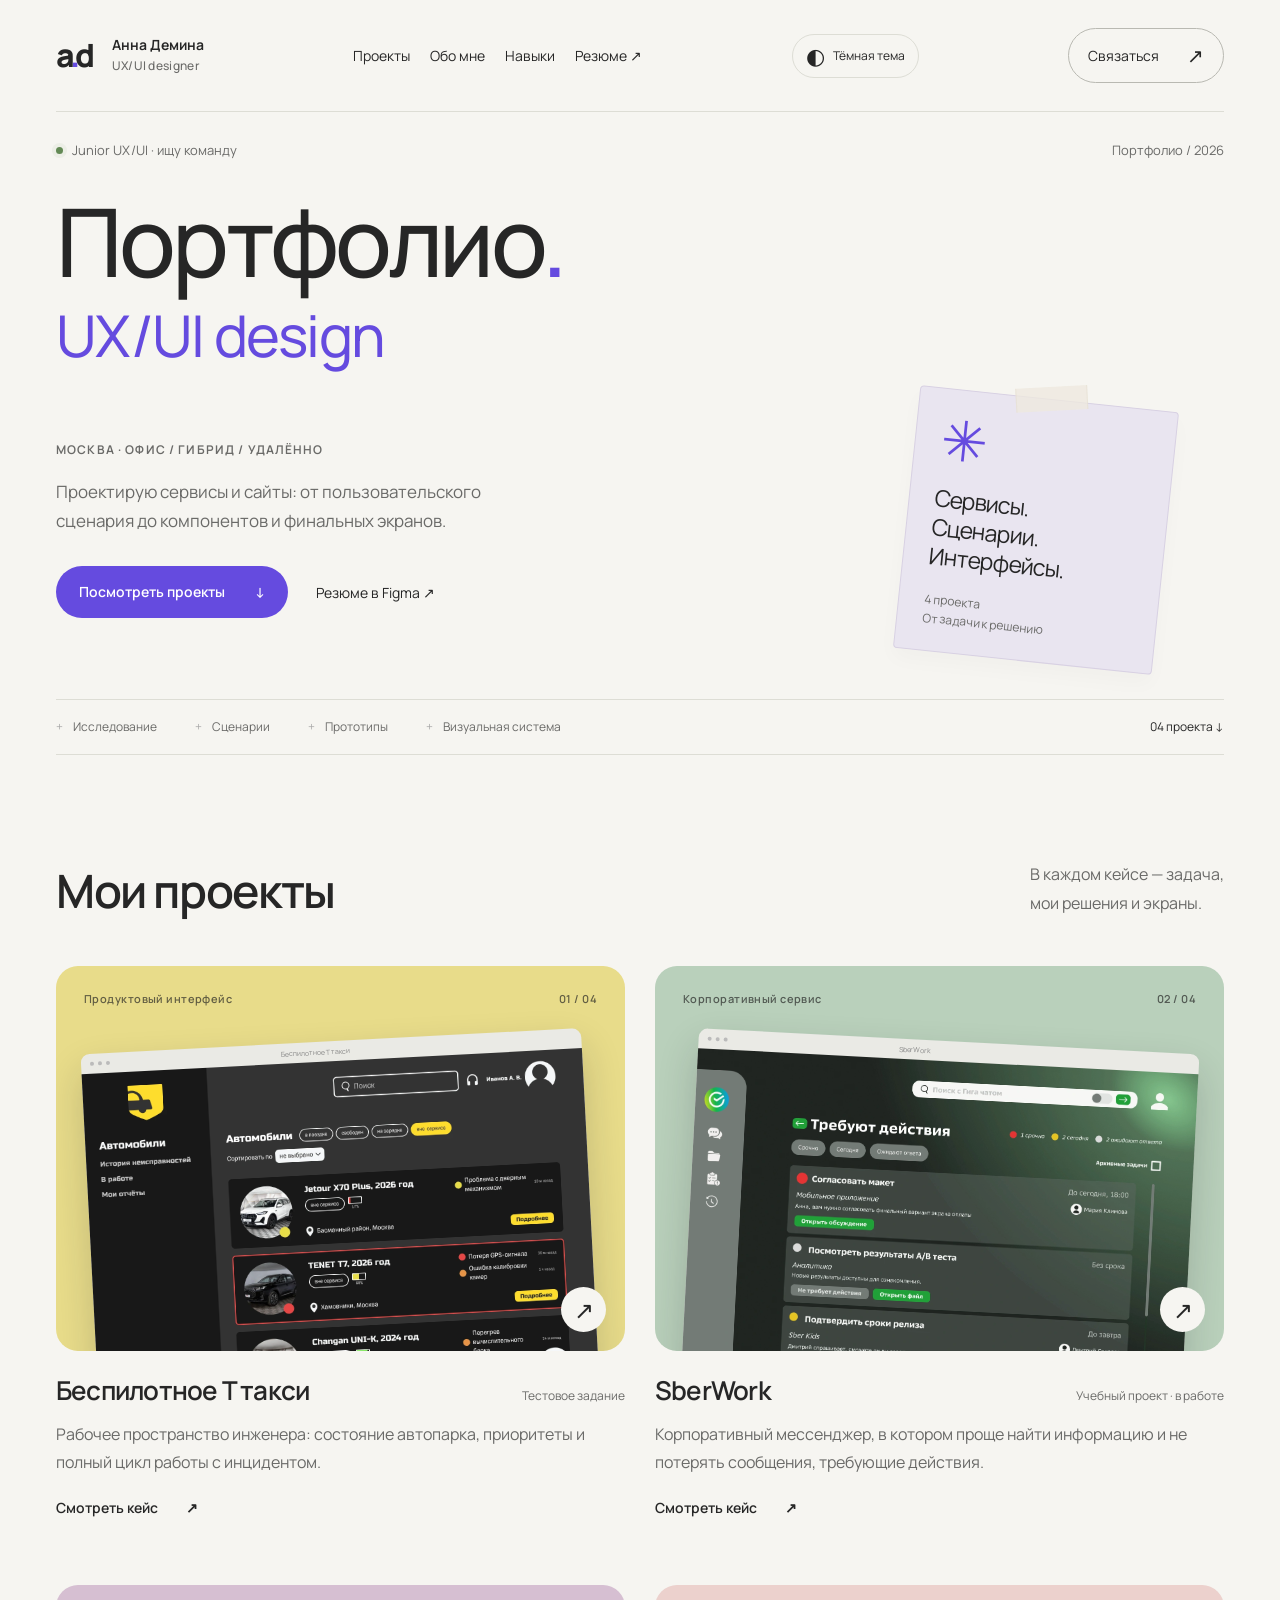
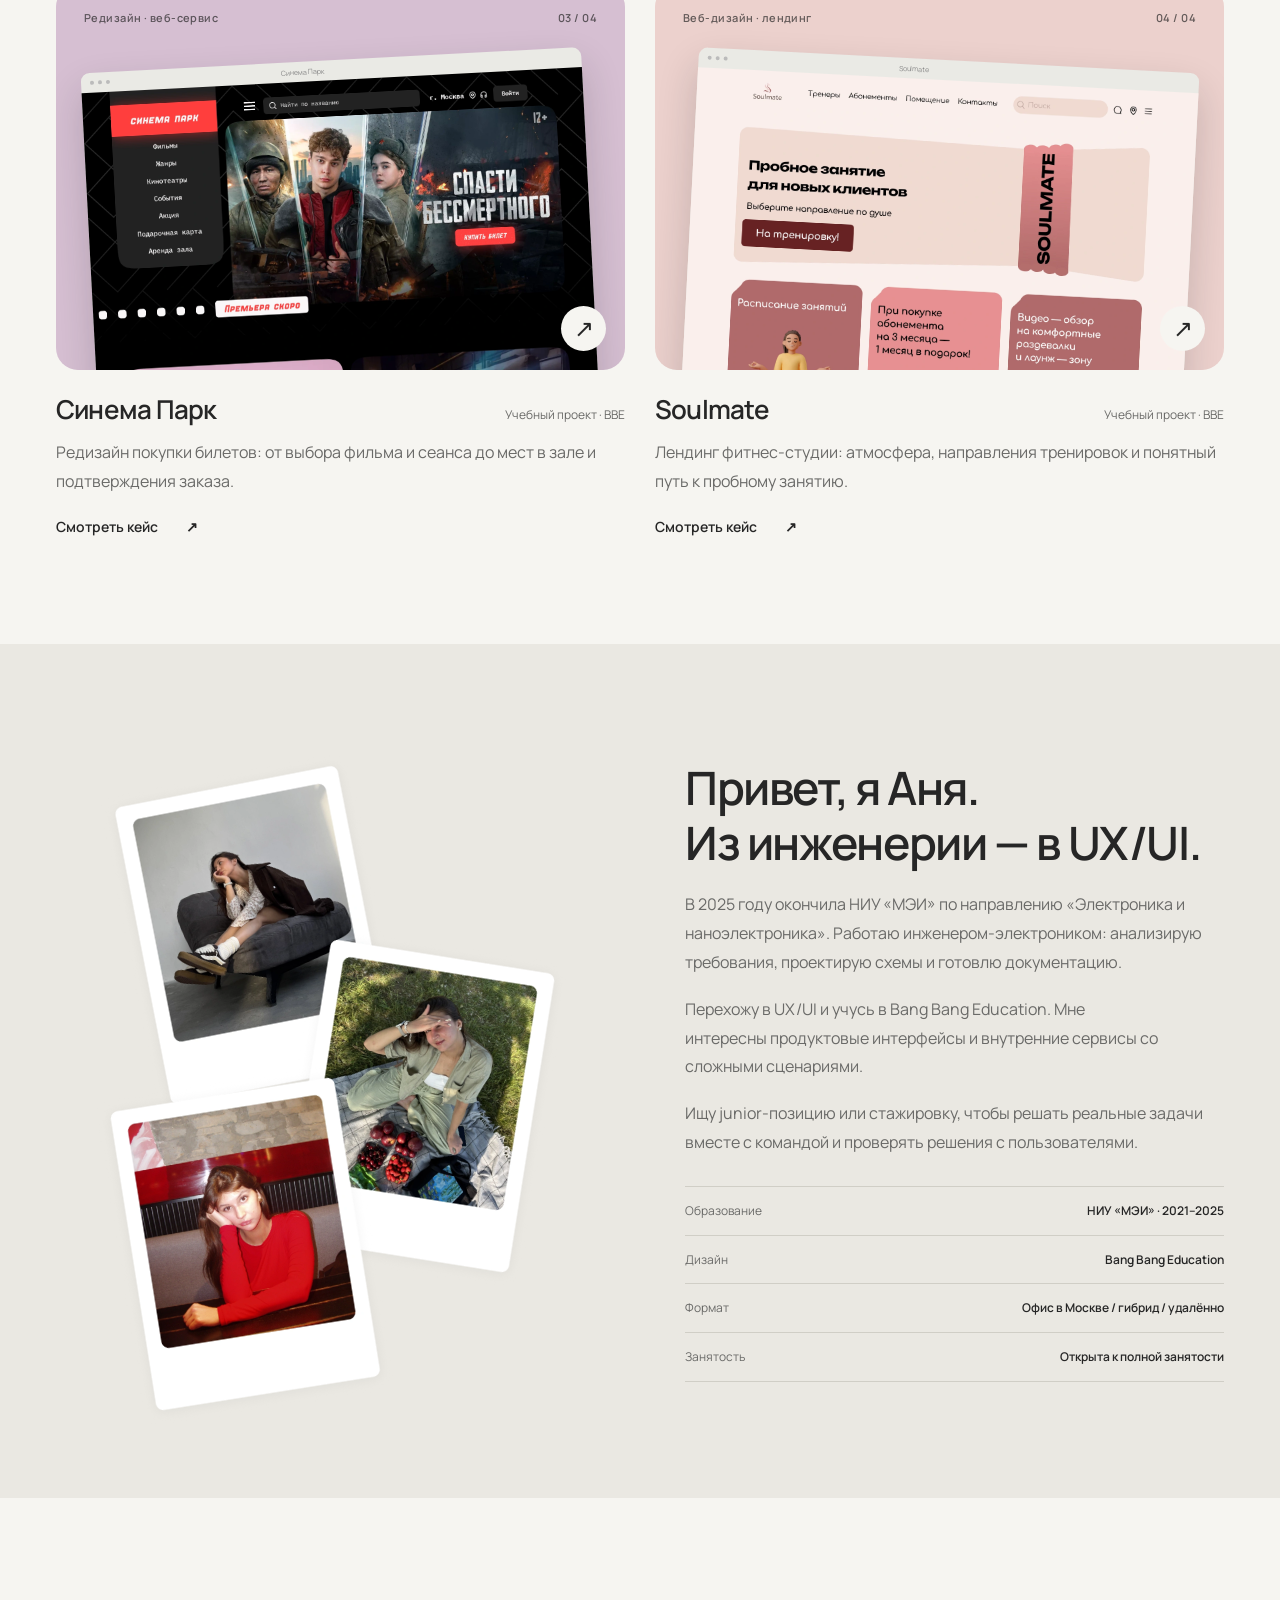
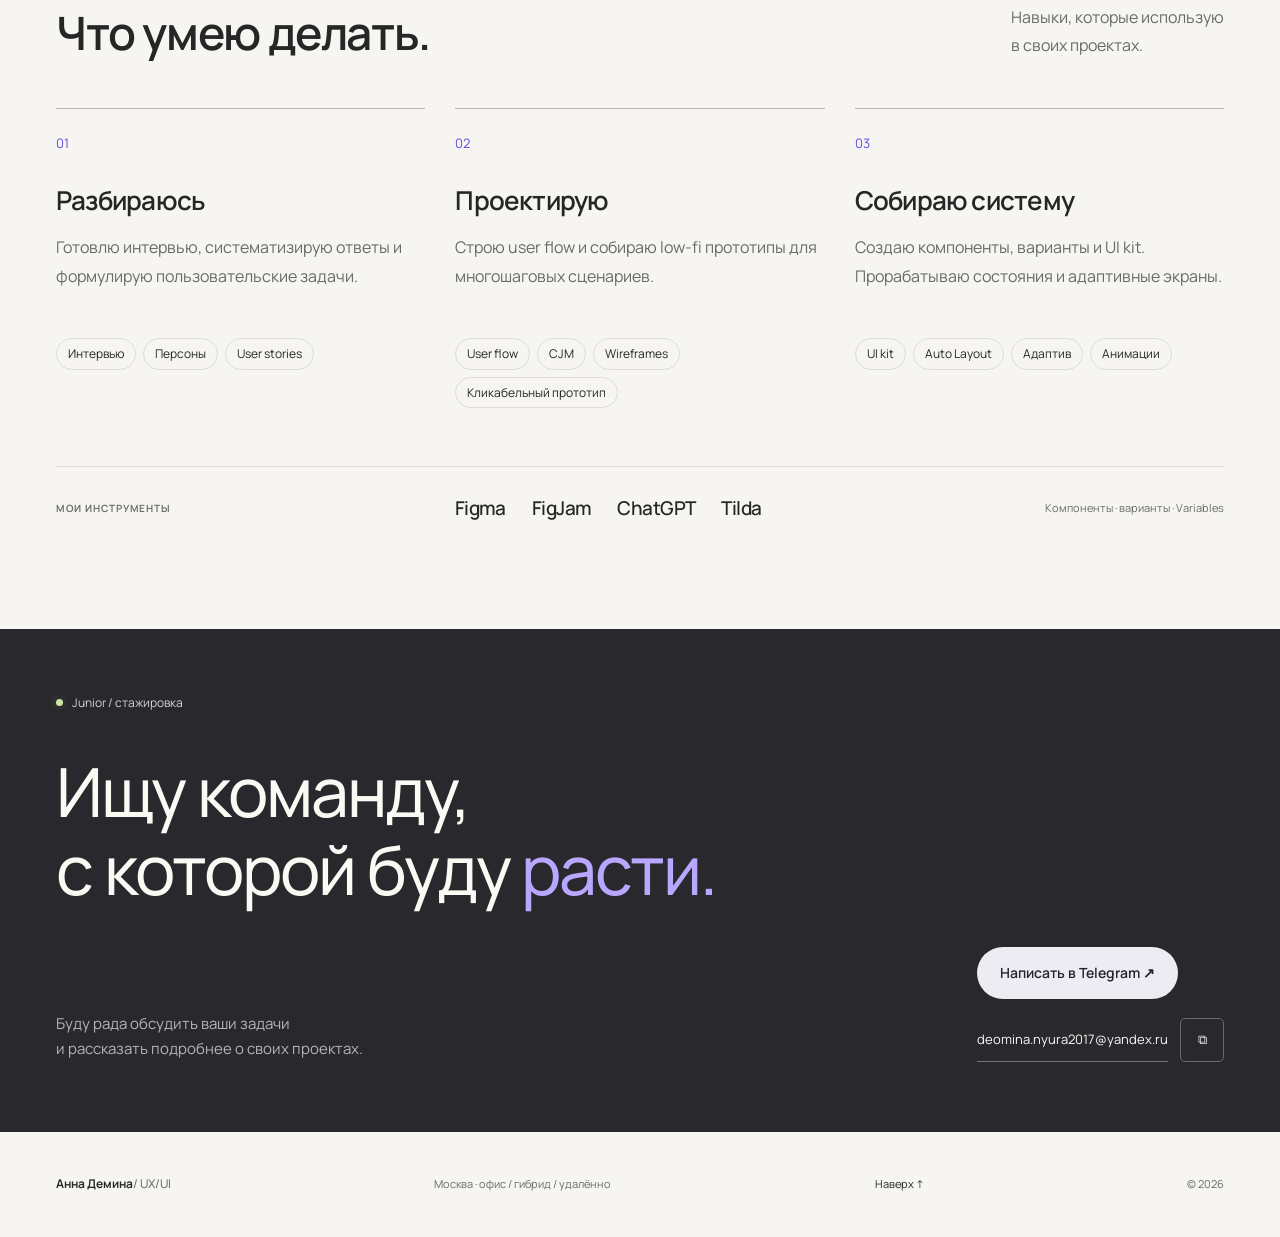
<file: index.html>
<!doctype html><html lang="ru"><head><meta charset="utf-8"><meta name="viewport" content="width=device-width, initial-scale=1"><script>try{document.documentElement.dataset.theme=localStorage.getItem('portfolio-theme')==='dark'?'dark':'light'}catch{document.documentElement.dataset.theme='light'}</script><meta name="theme-color" content="#f6f5f1"><title>Анна Демина — UX/UI-дизайнер</title><meta name="description" content="UX/UI-дизайнер с инженерным бэкграундом. Четыре проекта: от исследований и сценариев до интерфейсов."><meta property="og:title" content="Анна Демина — UX/UI-дизайнер"><meta property="og:description" content="UX/UI-дизайнер с инженерным бэкграундом. Четыре проекта: от исследований и сценариев до интерфейсов."><meta property="og:type" content="website"><link rel="canonical" href="https://riapocew-uxui.github.io/"><link rel="icon" href="data:image/svg+xml,%3Csvg xmlns='http://www.w3.org/2000/svg' viewBox='0 0 64 64'%3E%3Crect width='64' height='64' rx='18' fill='%23624ae3'/%3E%3Cpath d='M14 46 27 18h10l13 28H39l-3-7H26l-3 7zm15-15h5l-2.5-7z' fill='white'/%3E%3C/svg%3E"><link rel="stylesheet" href="/style.css?v=polish2"><script defer src="/app.js?v=polish2"></script></head><body><a class="skip" href="#main">К содержимому</a><header class="header wrap"><a class="brand" href="/" aria-label="Анна Демина — главная"><span class="monogram">a<span>.</span>d</span><span>Анна Демина<br><small>UX/UI designer</small></span></a><nav aria-label="Основная навигация"><a href="/#projects">Проекты</a><a href="/#about">Обо мне</a><a href="/#approach">Навыки</a><a href="https://www.figma.com/design/4U0lfXwDxFG37I7NPAC4gi/?node-id=2159-189" target="_blank" rel="noopener noreferrer">Резюме ↗</a></nav><button class="theme-toggle" type="button" aria-label="Включить тёмную тему" aria-pressed="false"><span aria-hidden="true">◐</span><span class="theme-label">Тёмная тема</span></button><a class="header-contact" href="/#contact">Связаться <span aria-hidden="true">↗</span></a></header>
<main id="main" tabindex="-1"><section class="hero wrap" id="top"><div class="hero-meta"><span class="availability"><i></i>Junior UX/UI · ищу команду</span><span>Портфолио / 2026</span></div><h1>Портфолио<span class="hero-dot">.</span></h1><p class="hero-discipline">UX/UI design</p><div class="hero-bottom"><div class="hero-statement"><span class="eyebrow">МОСКВА · ОФИС / ГИБРИД / УДАЛЁННО</span><p>Проектирую сервисы и сайты: от пользовательского<br class="desktop-br"> сценария до компонентов и финальных экранов.</p><div class="hero-actions"><a class="button primary" href="#projects">Посмотреть проекты <span>↓</span></a><a class="quiet-link" href="https://www.figma.com/design/4U0lfXwDxFG37I7NPAC4gi/?node-id=2159-189" target="_blank" rel="noopener noreferrer">Резюме в Figma ↗</a></div></div><div class="hero-note"><span class="cross" aria-hidden="true">✳</span><p>Сервисы.<br>Сценарии.<br>Интерфейсы.</p><span class="note-foot">4 проекта<br>От задачи к решению</span></div></div><div class="hero-line"><span>Исследование</span><span>Сценарии</span><span>Прототипы</span><span>Визуальная система</span><span class="hero-index">04 проекта ↓</span></div></section>
<section class="section wrap projects" id="projects"><div class="section-heading"><div><h2>Мои проекты</h2></div><p>В каждом кейсе — задача,<br>мои решения и экраны.</p></div><div class="project-grid"><a class="project-card taxi" href="/taxi.html"><div class="project-art" style="--project:#e8dc8a"><div class="art-label"><span>Продуктовый интерфейс</span><span>01 / 04</span></div><div class="browser"><div class="browser-bar"><i></i><i></i><i></i><span>Беспилотное Т такси</span></div><img src="/taxi.webp" alt="Беспилотное Т такси — макет интерфейса" loading="lazy" width="1440" height="1024"></div><span class="round-arrow" aria-hidden="true">↗</span></div><div class="card-title"><h3>Беспилотное Т такси</h3><span>Тестовое задание</span></div><p>Рабочее пространство инженера: состояние автопарка, приоритеты и полный цикл работы с инцидентом.</p><span class="text-link">Смотреть кейс <span aria-hidden="true">↗</span></span></a><a class="project-card sberwork" href="/sberwork.html"><div class="project-art" style="--project:#b9d0bb"><div class="art-label"><span>Корпоративный сервис</span><span>02 / 04</span></div><div class="browser"><div class="browser-bar"><i></i><i></i><i></i><span>SberWork</span></div><img src="/sber-actions.webp" alt="SberWork — макет интерфейса" loading="lazy" width="1440" height="1024"></div><span class="round-arrow" aria-hidden="true">↗</span></div><div class="card-title"><h3>SberWork</h3><span>Учебный проект · в работе</span></div><p>Корпоративный мессенджер, в котором проще найти информацию и не потерять сообщения, требующие действия.</p><span class="text-link">Смотреть кейс <span aria-hidden="true">↗</span></span></a><a class="project-card cinema" href="/cinema.html"><div class="project-art" style="--project:#d6bfd2"><div class="art-label"><span>Редизайн · веб-сервис</span><span>03 / 04</span></div><div class="browser"><div class="browser-bar"><i></i><i></i><i></i><span>Синема Парк</span></div><img src="/cinema-cover.webp" alt="Синема Парк — макет интерфейса" loading="lazy" width="1440" height="1024"></div><span class="round-arrow" aria-hidden="true">↗</span></div><div class="card-title"><h3>Синема Парк</h3><span>Учебный проект · BBE</span></div><p>Редизайн покупки билетов: от выбора фильма и сеанса до мест в зале и подтверждения заказа.</p><span class="text-link">Смотреть кейс <span aria-hidden="true">↗</span></span></a><a class="project-card soulmate" href="/soulmate.html"><div class="project-art" style="--project:#ecd1cd"><div class="art-label"><span>Веб-дизайн · лендинг</span><span>04 / 04</span></div><div class="browser"><div class="browser-bar"><i></i><i></i><i></i><span>Soulmate</span></div><img src="/soulmate-cover.webp" alt="Soulmate — макет интерфейса" loading="lazy" width="1440" height="1024"></div><span class="round-arrow" aria-hidden="true">↗</span></div><div class="card-title"><h3>Soulmate</h3><span>Учебный проект · BBE</span></div><p>Лендинг фитнес-студии: атмосфера, направления тренировок и понятный путь к пробному занятию.</p><span class="text-link">Смотреть кейс <span aria-hidden="true">↗</span></span></a></div></section>
<section class="about-section" id="about"><div class="wrap about-grid"><div class="about-portraits"><div class="portrait-collage" role="group" aria-label="Три фотографии Анны"><figure class="portrait portrait-top"><img src="/anna-photo-2.webp" alt="Анна на диване в фотостудии" width="670" height="870" loading="lazy"></figure><figure class="portrait portrait-right"><img src="/anna-photo-3.webp" alt="Анна на пикнике" width="670" height="870" loading="lazy"></figure><figure class="portrait portrait-bottom"><img src="/anna-photo-1.webp" alt="Анна в красном свитере" width="670" height="870" loading="lazy"></figure></div></div><div class="about-copy"><h2>Привет, я Аня.<br>Из инженерии — в UX/UI.</h2><p>В 2025 году окончила НИУ «МЭИ» по направлению «Электроника и наноэлектроника». Работаю инженером-электроником: анализирую требования, проектирую схемы и готовлю документацию.</p><p>Перехожу в UX/UI и учусь в Bang Bang Education. Мне интересны продуктовые интерфейсы и внутренние сервисы со сложными сценариями.</p><p>Ищу junior-позицию или стажировку, чтобы решать реальные задачи вместе с командой и проверять решения с пользователями.</p><div class="about-facts"><div><span>Образование</span><strong>НИУ «МЭИ» · 2021–2025</strong></div><div><span>Дизайн</span><strong>Bang Bang Education</strong></div><div><span>Формат</span><strong>Офис в Москве / гибрид / удалённо</strong></div><div><span>Занятость</span><strong>Открыта к полной занятости</strong></div></div></div></div></section>
<section class="section wrap" id="approach"><div class="section-heading"><div><h2>Что умею делать.</h2></div><p>Навыки, которые использую<br>в своих проектах.</p></div><div class="approach-grid"><article><span class="step-num">01</span><h3>Разбираюсь</h3><p>Готовлю интервью, систематизирую ответы и формулирую пользовательские задачи.</p><div class="tags"><span>Интервью</span><span>Персоны</span><span>User stories</span></div></article><article><span class="step-num">02</span><h3>Проектирую</h3><p>Строю user flow и собираю low-fi прототипы для многошаговых сценариев.</p><div class="tags"><span>User flow</span><span>CJM</span><span>Wireframes</span><span>Кликабельный прототип</span></div></article><article><span class="step-num">03</span><h3>Собираю систему</h3><p>Создаю компоненты, варианты и UI kit. Прорабатываю состояния и адаптивные экраны.</p><div class="tags"><span>UI kit</span><span>Auto Layout</span><span>Адаптив</span><span>Анимации</span></div></article></div><div class="tools-row"><span class="eyebrow">МОИ ИНСТРУМЕНТЫ</span><div><b>Figma</b><b>FigJam</b><b>ChatGPT</b><b>Tilda</b></div><span>Компоненты · варианты · Variables</span></div></section>
<section class="contact-section" id="contact"><div class="wrap"><div class="contact-top"><span class="availability"><i></i>Junior / стажировка</span></div><h2>Ищу команду,<br>с которой буду <em>расти.</em></h2><div class="contact-bottom"><p>Буду рада обсудить ваши задачи<br>и рассказать подробнее о своих проектах.</p><div class="contact-links"><a class="button light" href="https://t.me/riapocew" target="_blank" rel="noopener noreferrer">Написать в Telegram ↗</a><div class="email-row"><a href="mailto:deomina.nyura2017@yandex.ru">deomina.nyura2017@yandex.ru</a><button data-copy="deomina.nyura2017@yandex.ru" aria-label="Скопировать электронную почту" title="Скопировать почту">⧉</button></div></div></div></div></section></main><footer class="wrap footer"><a href="/" class="wordmark">Анна Демина<span> / UX/UI</span></a><p>Москва · офис / гибрид / удалённо</p><a href="#top">Наверх ↑</a><span>© 2026</span></footer><dialog class="lightbox" aria-label="Просмотр макета"><button class="close-lightbox" aria-label="Закрыть макет">Закрыть ×</button><img alt=""><p></p></dialog><div id="toast" class="toast" role="status" aria-live="polite"></div></body></html>
</file>
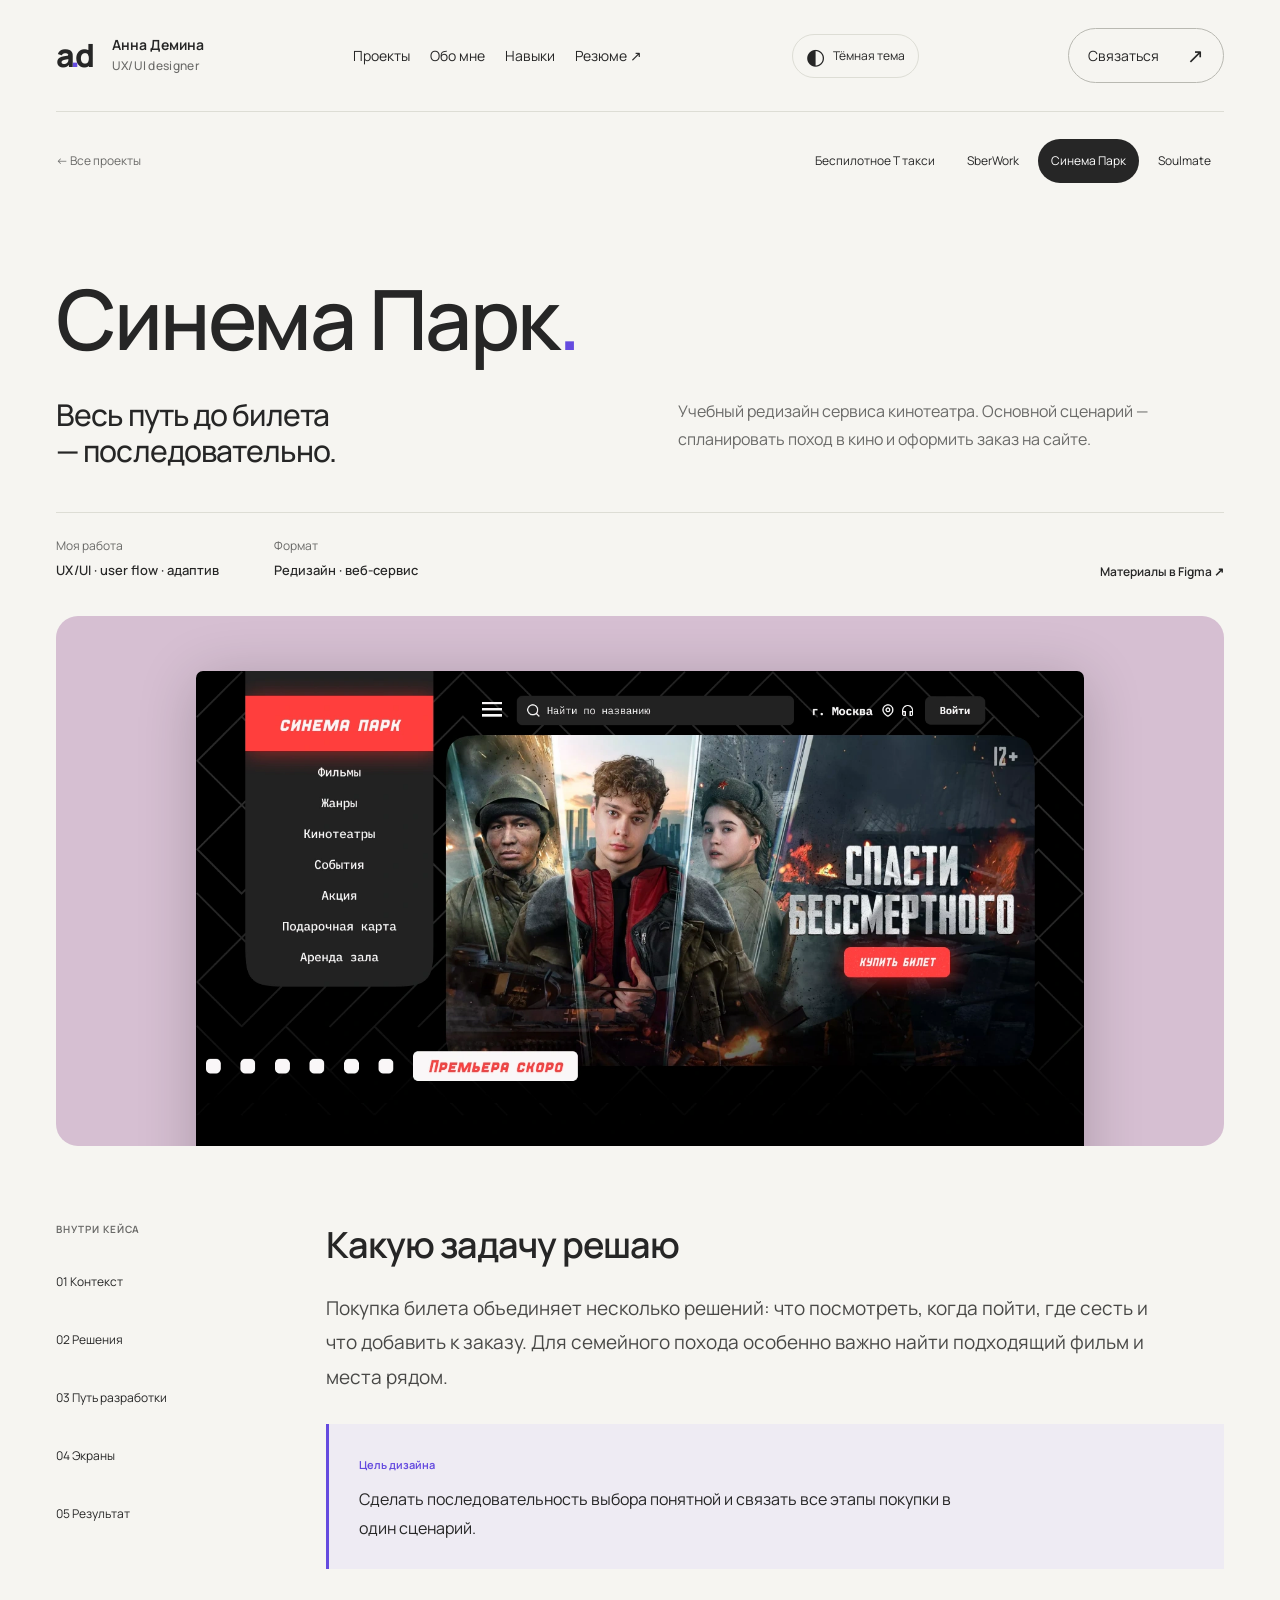
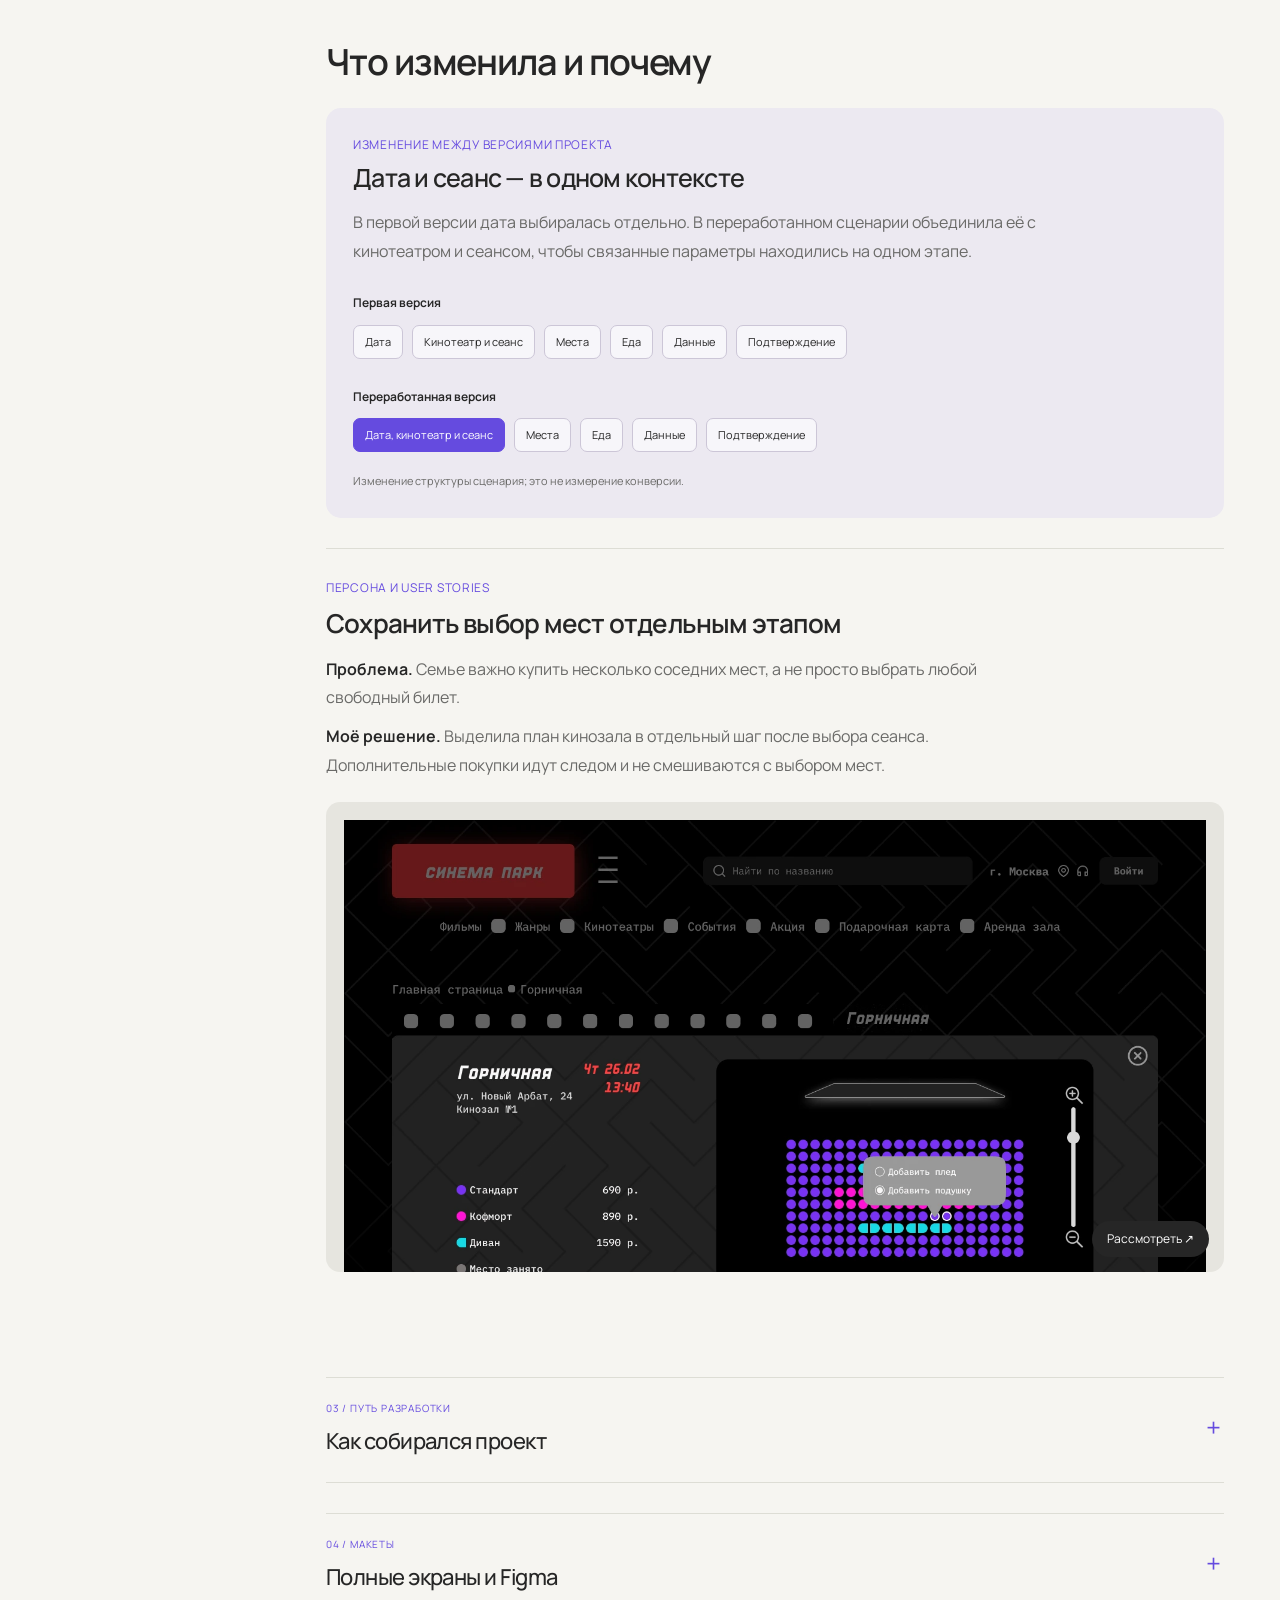
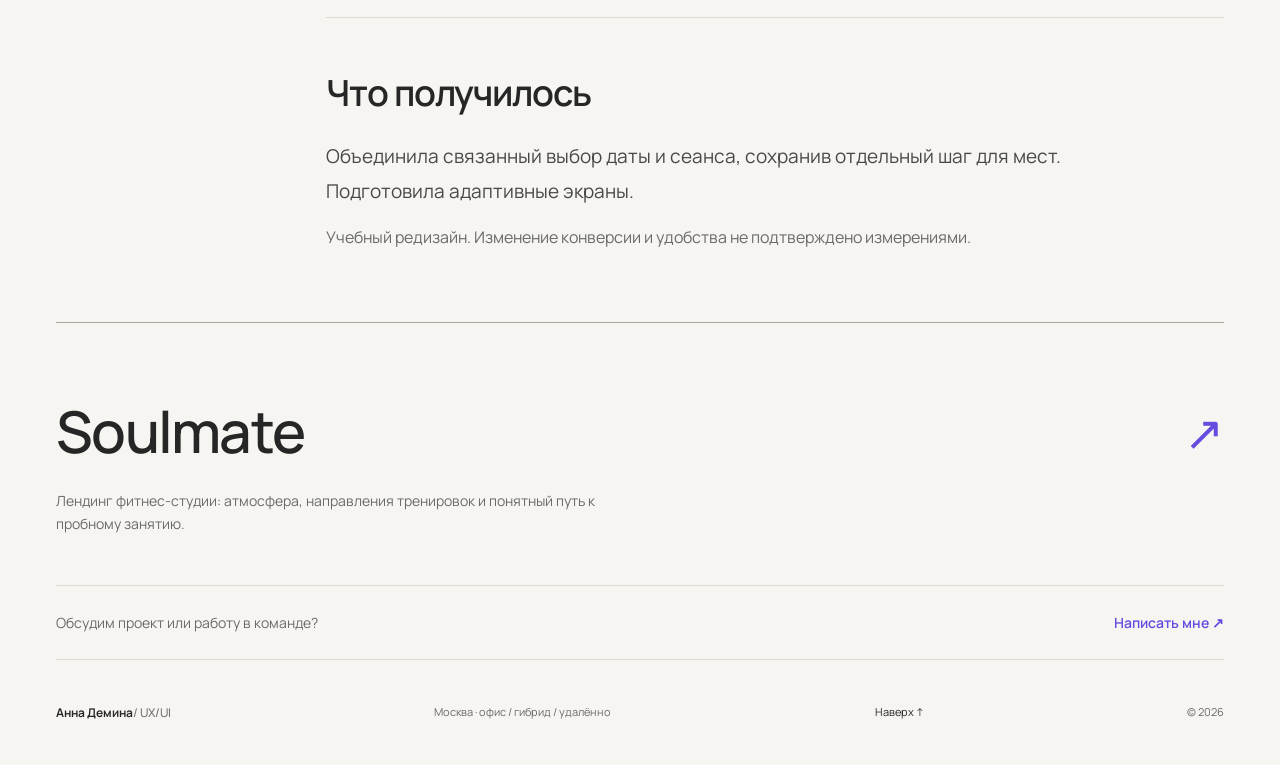
<file: cinema.html>
<!doctype html><html lang="ru"><head><meta charset="utf-8"><meta name="viewport" content="width=device-width, initial-scale=1"><script>try{document.documentElement.dataset.theme=localStorage.getItem('portfolio-theme')==='dark'?'dark':'light'}catch{document.documentElement.dataset.theme='light'}</script><meta name="theme-color" content="#f6f5f1"><title>Синема Парк — кейс Анны Деминой</title><meta name="description" content="Редизайн покупки билетов: от выбора фильма и сеанса до мест в зале и подтверждения заказа."><meta property="og:title" content="Синема Парк — кейс Анны Деминой"><meta property="og:description" content="Редизайн покупки билетов: от выбора фильма и сеанса до мест в зале и подтверждения заказа."><meta property="og:type" content="website"><link rel="canonical" href="https://riapocew-uxui.github.io/cinema.html"><link rel="icon" href="data:image/svg+xml,%3Csvg xmlns='http://www.w3.org/2000/svg' viewBox='0 0 64 64'%3E%3Crect width='64' height='64' rx='18' fill='%23624ae3'/%3E%3Cpath d='M14 46 27 18h10l13 28H39l-3-7H26l-3 7zm15-15h5l-2.5-7z' fill='white'/%3E%3C/svg%3E"><link rel="stylesheet" href="/style.css?v=polish2"><script defer src="/app.js?v=polish2"></script></head><body><a class="skip" href="#main">К содержимому</a><header class="header wrap"><a class="brand" href="/" aria-label="Анна Демина — главная"><span class="monogram">a<span>.</span>d</span><span>Анна Демина<br><small>UX/UI designer</small></span></a><nav aria-label="Основная навигация"><a href="/#projects">Проекты</a><a href="/#about">Обо мне</a><a href="/#approach">Навыки</a><a href="https://www.figma.com/design/4U0lfXwDxFG37I7NPAC4gi/?node-id=2159-189" target="_blank" rel="noopener noreferrer">Резюме ↗</a></nav><button class="theme-toggle" type="button" aria-label="Включить тёмную тему" aria-pressed="false"><span aria-hidden="true">◐</span><span class="theme-label">Тёмная тема</span></button><a class="header-contact" href="/#contact">Связаться <span aria-hidden="true">↗</span></a></header><main id="main" tabindex="-1"><div class="wrap case-nav" id="top"><a href="/#projects">← Все проекты</a><nav aria-label="Переключение проектов"><a href="/taxi.html" >Беспилотное Т такси</a><a href="/sberwork.html" >SberWork</a><a href="/cinema.html" aria-current="page" >Синема Парк</a><a href="/soulmate.html" >Soulmate</a></nav></div><section class="wrap case-hero"><h1>Синема Парк<span class="purple">.</span></h1><div class="case-intro"><h2>Весь путь до билета — последовательно.</h2><p>Учебный редизайн сервиса кинотеатра. Основной сценарий — спланировать поход в кино и оформить заказ на сайте.</p></div><div class="case-facts"><div><span>Моя работа</span><strong>UX/UI · user flow · адаптив</strong></div><div><span>Формат</span><strong>Редизайн · веб-сервис</strong></div><a class="text-link" href="https://www.figma.com/design/4U0lfXwDxFG37I7NPAC4gi/?node-id=20-2" target="_blank" rel="noopener noreferrer">Материалы в Figma ↗</a></div><div class="case-cover" style="--project:#d6bfd2"><img src="/cinema-cover.webp" alt="Синема Парк — обзор интерфейса" fetchpriority="high"></div></section><div class="wrap case-layout"><aside class="case-aside"><span class="eyebrow">ВНУТРИ КЕЙСА</span><a href="#context">01 Контекст</a><a href="#decisions">02 Решения</a><a href="#process">03 Путь разработки</a><a href="#screens">04 Экраны</a><a href="#result">05 Результат</a></aside><div class="case-content"><section id="context"><h2>Какую задачу решаю</h2><p class="large-copy">Покупка билета объединяет несколько решений: что посмотреть, когда пойти, где сесть и что добавить к заказу. Для семейного похода особенно важно найти подходящий фильм и места рядом.</p><div class="goal"><span>Цель дизайна</span><p>Сделать последовательность выбора понятной и связать все этапы покупки в один сценарий.</p></div></section><section id="decisions"><h2>Что изменила и почему</h2><div class="evidence-list"><div class="flow-comparison"><span class="evidence-source">ИЗМЕНЕНИЕ МЕЖДУ ВЕРСИЯМИ ПРОЕКТА</span><h3>Дата и сеанс — в одном контексте</h3><p>В первой версии дата выбиралась отдельно. В переработанном сценарии объединила её с кинотеатром и сеансом, чтобы связанные параметры находились на одном этапе.</p><div><span>Первая версия</span><ol><li>Дата</li><li>Кинотеатр и сеанс</li><li>Места</li><li>Еда</li><li>Данные</li><li>Подтверждение</li></ol></div><div class="flow-new"><span>Переработанная версия</span><ol><li>Дата, кинотеатр и сеанс</li><li>Места</li><li>Еда</li><li>Данные</li><li>Подтверждение</li></ol></div><small>Изменение структуры сценария; это не измерение конверсии.</small></div><article class="evidence"><div class="evidence-copy"><span class="evidence-source">Персона и user stories</span><h3>Сохранить выбор мест отдельным этапом</h3><p><b>Проблема.</b> Семье важно купить несколько соседних мест, а не просто выбрать любой свободный билет.</p><p><b>Моё решение.</b> Выделила план кинозала в отдельный шаг после выбора сеанса. Дополнительные покупки идут следом и не смешиваются с выбором мест.</p></div><button class="evidence-image" data-zoom="/cinema-seats.webp" data-caption="Сохранить выбор мест отдельным этапом" aria-label="Увеличить: Сохранить выбор мест отдельным этапом"><img src="/cinema-seats.webp" alt="Сохранить выбор мест отдельным этапом" loading="lazy"><span>Рассмотреть ↗</span></button></article></div></section><section id="process" class="compact-section"><details class="process-details"><summary><span>03 / Путь разработки</span><strong>Как собирался проект</strong><i aria-hidden="true">+</i></summary><div class="process"><article class="process-step"><span>01</span><div><h3>От задач к пути</h3><p>Сформировала семейный сценарий и user stories. Подготовила user flow и low-fi экраны покупки.</p></div></article><article class="process-step"><span>02</span><div><h3>Визуальная система</h3><p>Выбрала тёмный фон и коралловый акцент, собрала UI kit. Проработала финальные экраны и мобильные варианты.</p></div></article></div></details></section><section id="screens" class="compact-section"><details class="screen-details"><summary><span>04 / Макеты</span><strong>Полные экраны и Figma</strong><i aria-hidden="true">+</i></summary><div class="screen-gallery"><figure><button class="image-button" data-zoom="/cinema.webp" data-caption="Главная страница" aria-label="Увеличить макет: Главная страница"><img src="/cinema.webp" alt="Главная страница — Афиша, подборки и переход к выбору фильма." loading="lazy"><span>Рассмотреть макет ↗</span></button><figcaption><strong>Главная страница</strong><span>Афиша, подборки и переход к выбору фильма.</span></figcaption></figure><figure><button class="image-button" data-zoom="/cinema-seats.webp" data-caption="Выбор мест" aria-label="Увеличить макет: Выбор мест"><img src="/cinema-seats.webp" alt="Выбор мест — Этап покупки с планом кинозала и составом заказа." loading="lazy"><span>Рассмотреть макет ↗</span></button><figcaption><strong>Выбор мест</strong><span>Этап покупки с планом кинозала и составом заказа.</span></figcaption></figure></div><a class="button outline" href="https://www.figma.com/design/4U0lfXwDxFG37I7NPAC4gi/?node-id=20-2" target="_blank" rel="noopener noreferrer">Открыть проект в Figma ↗</a></details></section><section id="result"><h2>Что получилось</h2><p class="large-copy">Объединила связанный выбор даты и сеанса, сохранив отдельный шаг для мест. Подготовила адаптивные экраны.</p><p class="project-note">Учебный редизайн. Изменение конверсии и удобства не подтверждено измерениями.</p></section></div></div><section class="next-project wrap"><a href="/soulmate.html"><h2>Soulmate</h2><span aria-hidden="true">↗</span></a><p>Лендинг фитнес-студии: атмосфера, направления тренировок и понятный путь к пробному занятию.</p></section><div class="case-contact wrap"><p>Обсудим проект или работу в команде?</p><a href="https://t.me/riapocew" target="_blank" rel="noopener noreferrer">Написать мне ↗</a></div></main><footer class="wrap footer"><a href="/" class="wordmark">Анна Демина<span> / UX/UI</span></a><p>Москва · офис / гибрид / удалённо</p><a href="#top">Наверх ↑</a><span>© 2026</span></footer><dialog class="lightbox" aria-label="Просмотр макета"><button class="close-lightbox" aria-label="Закрыть макет">Закрыть ×</button><img alt=""><p></p></dialog><div id="toast" class="toast" role="status" aria-live="polite"></div></body></html>
</file>
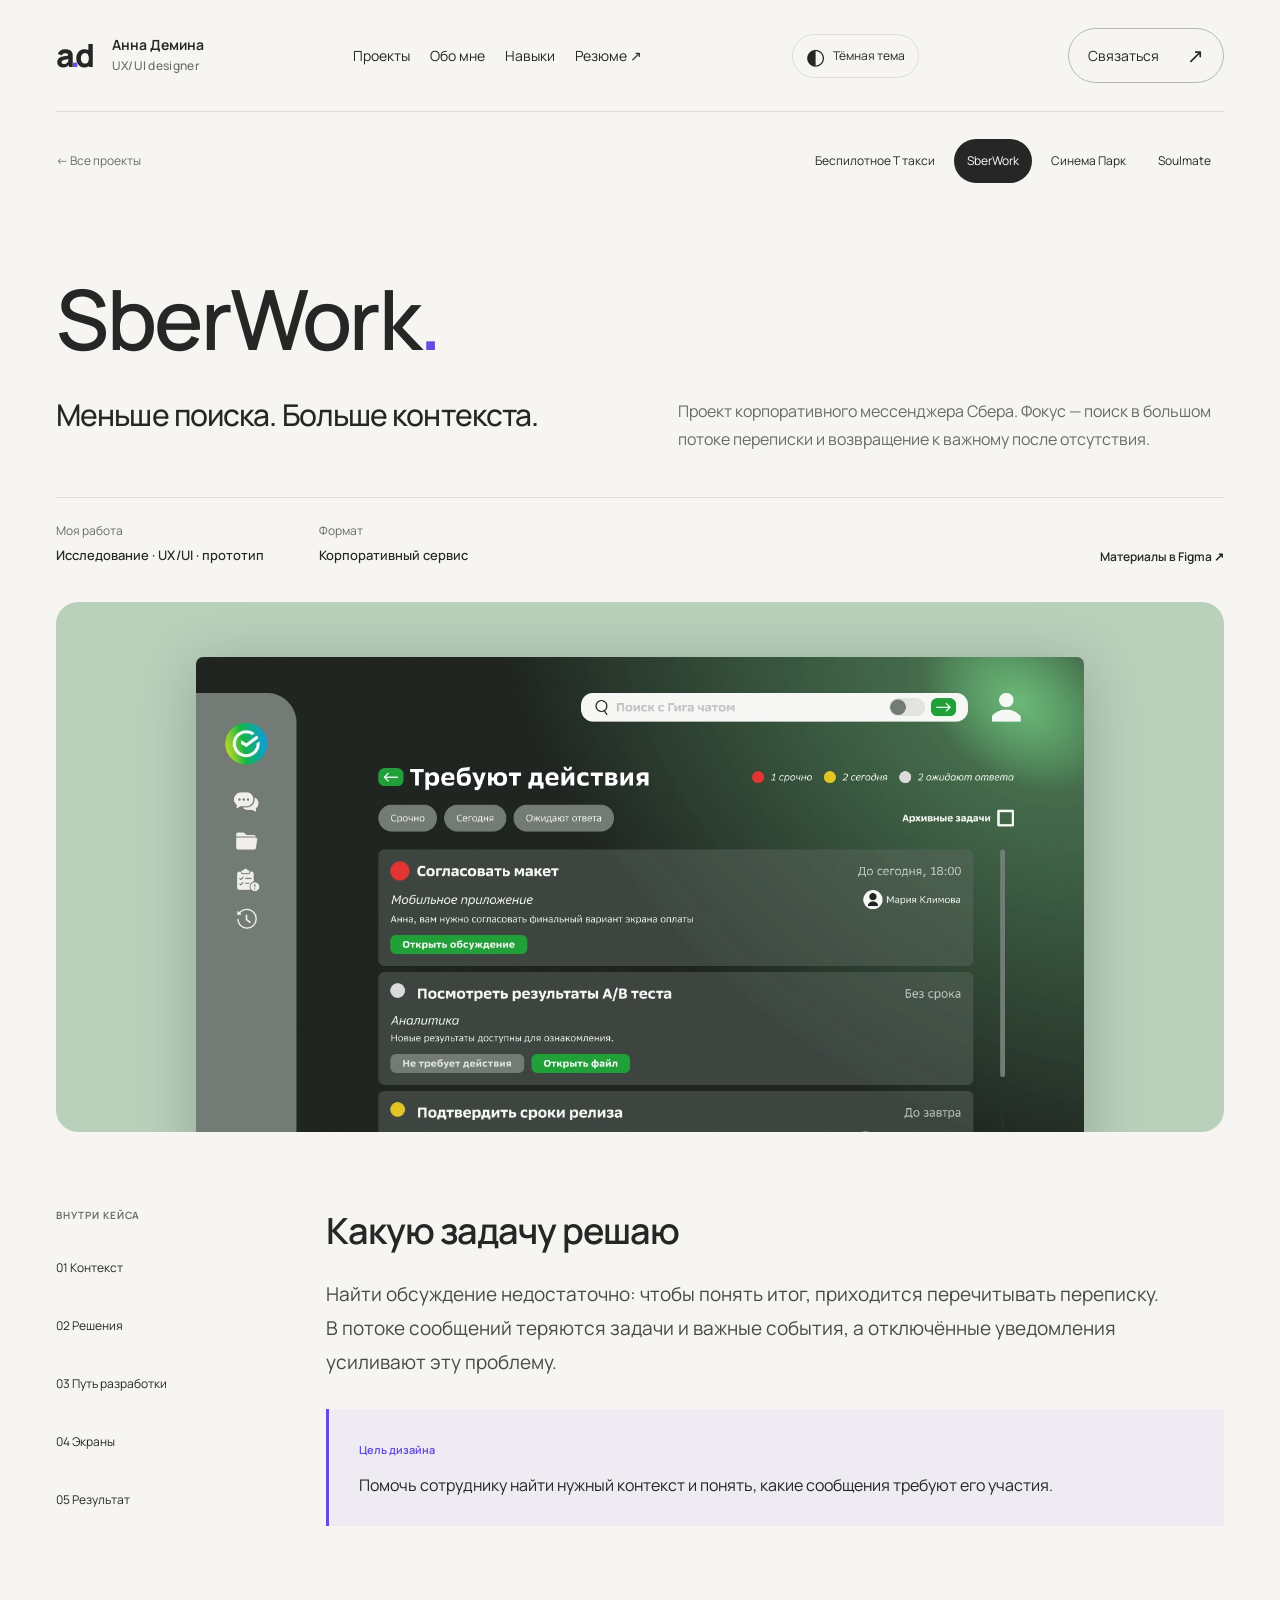
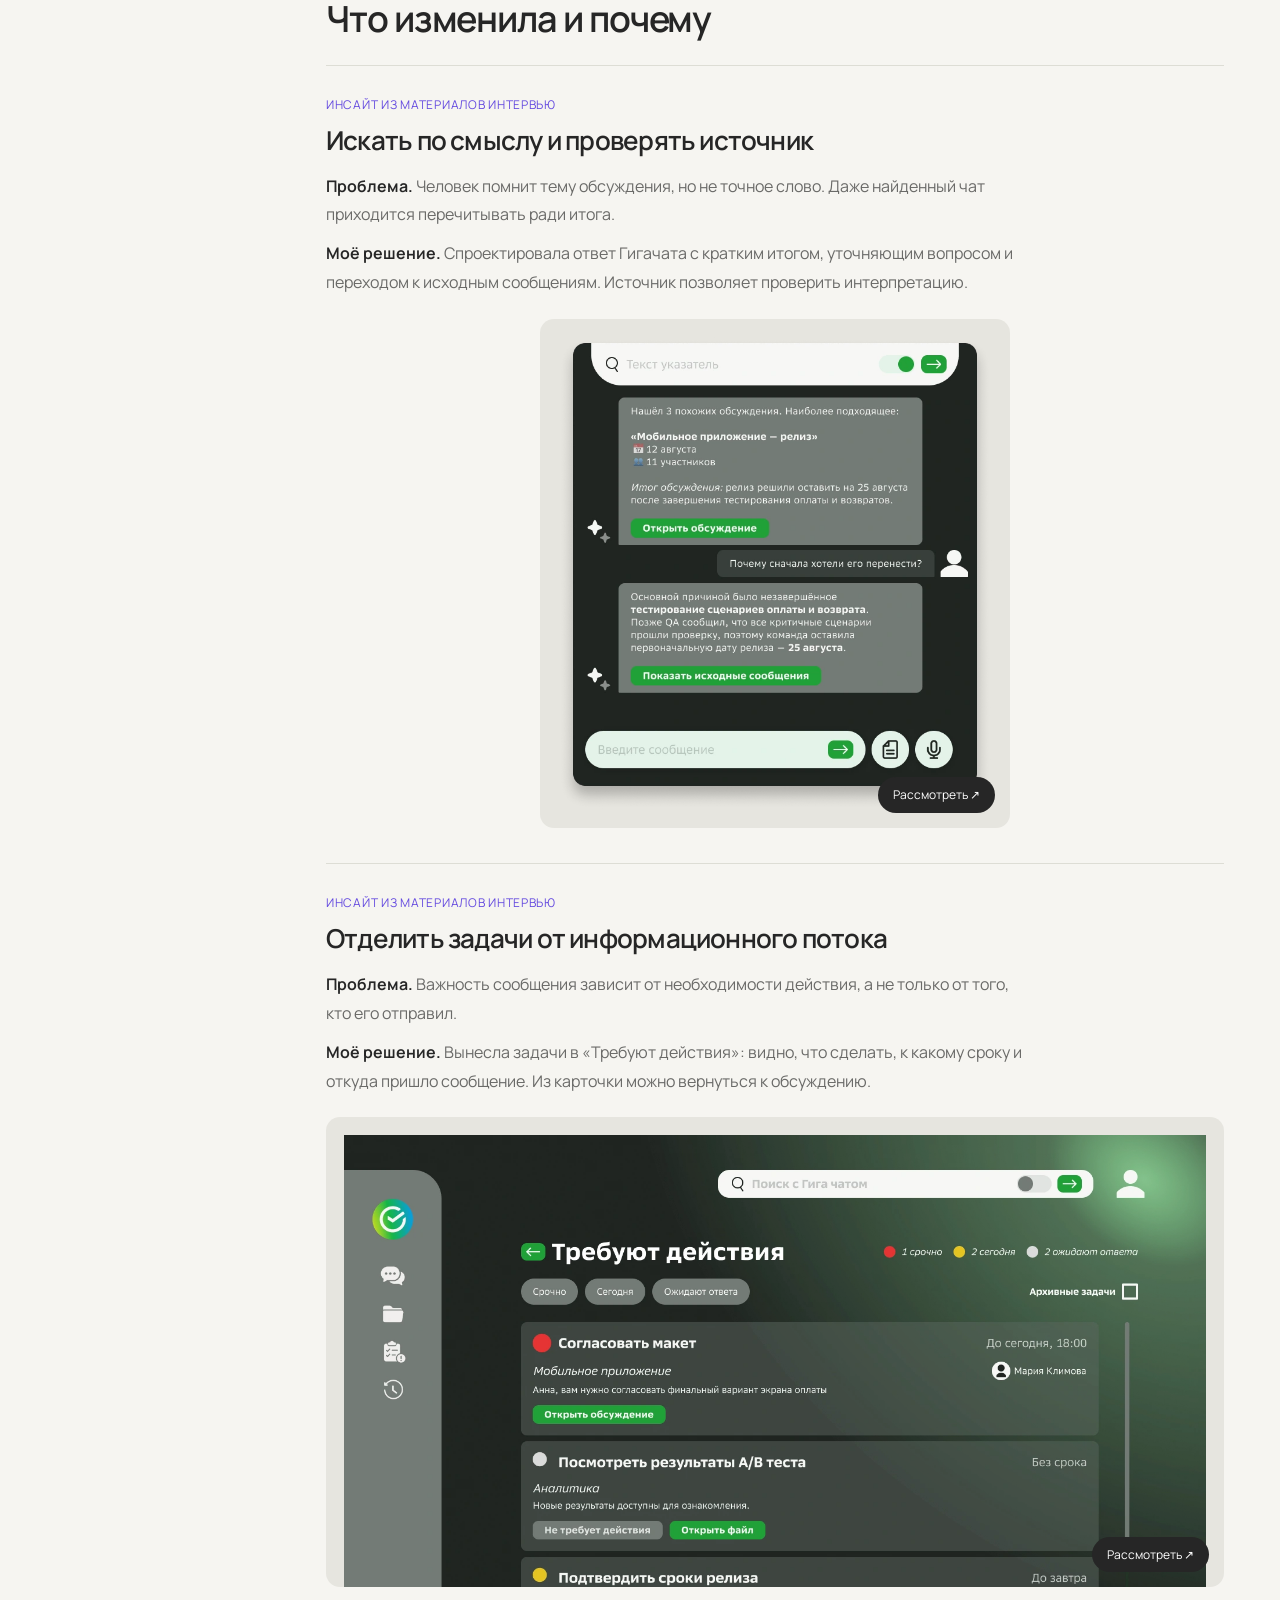
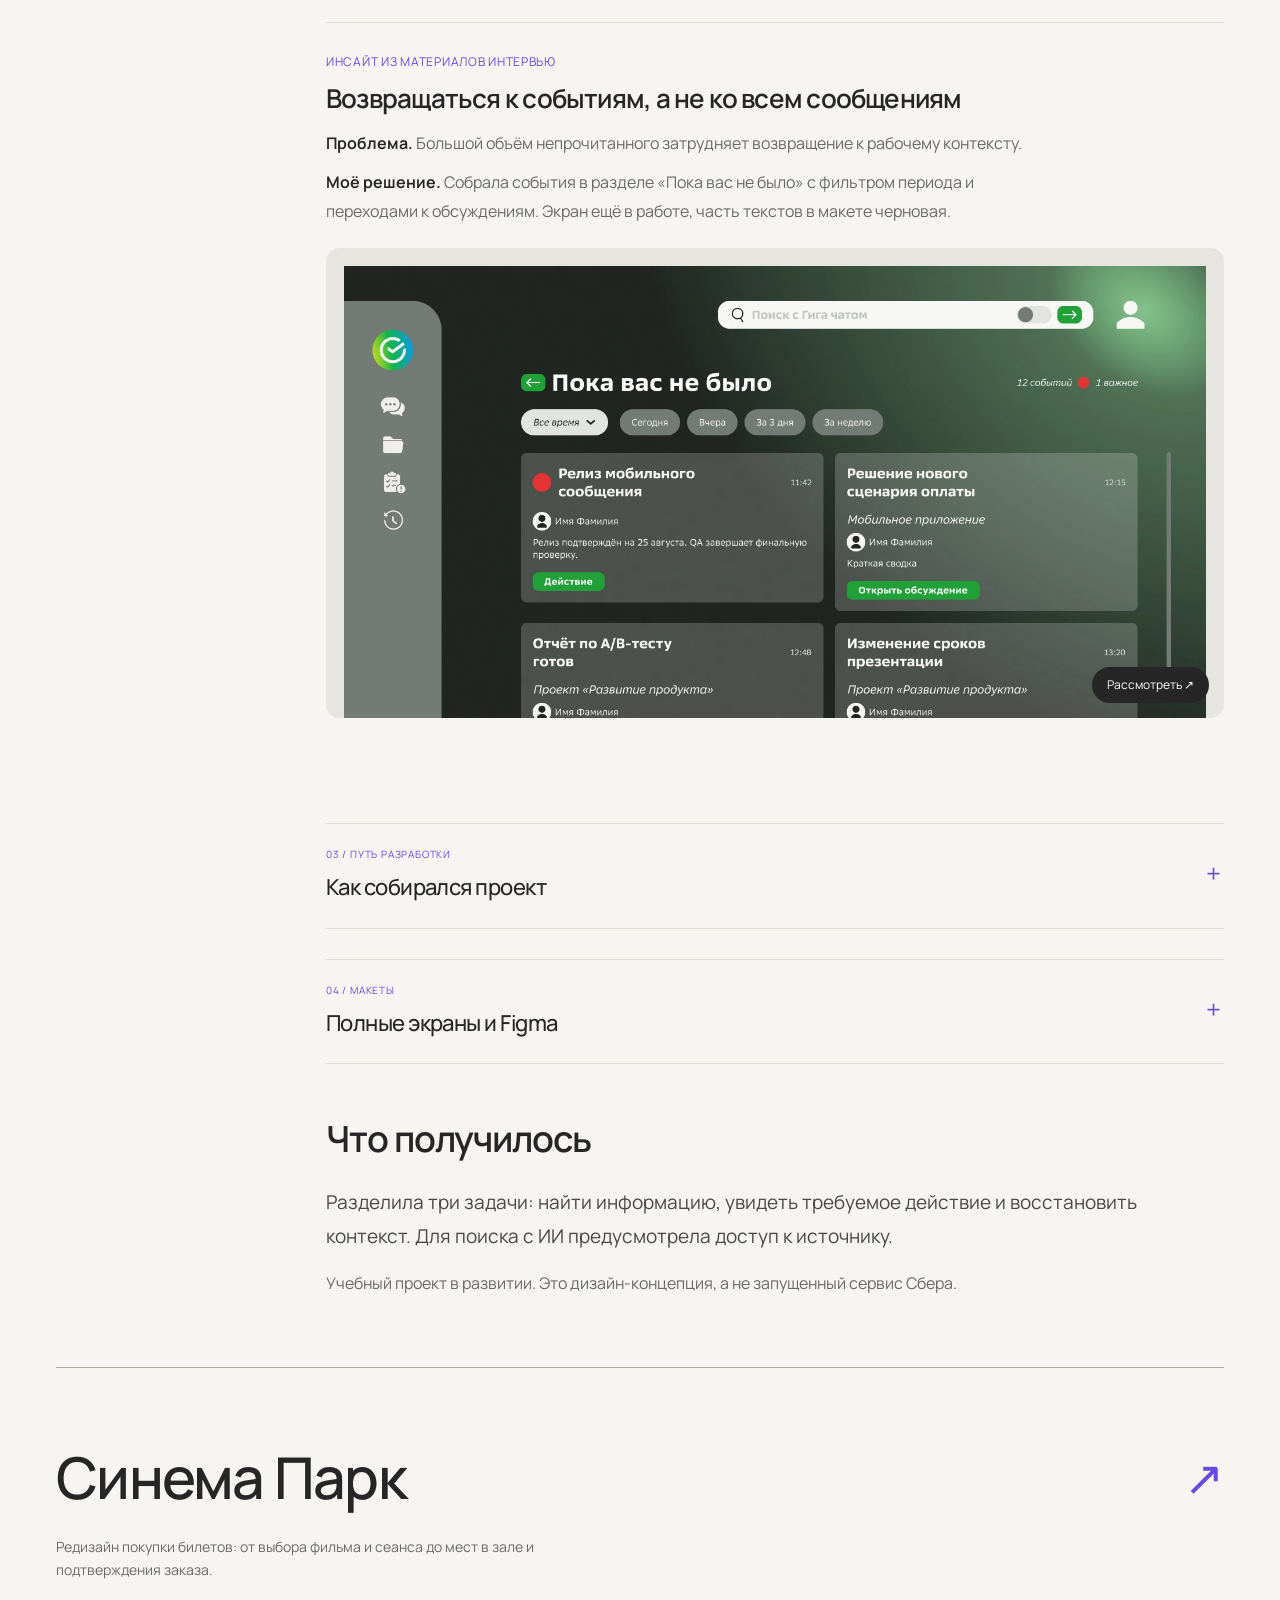
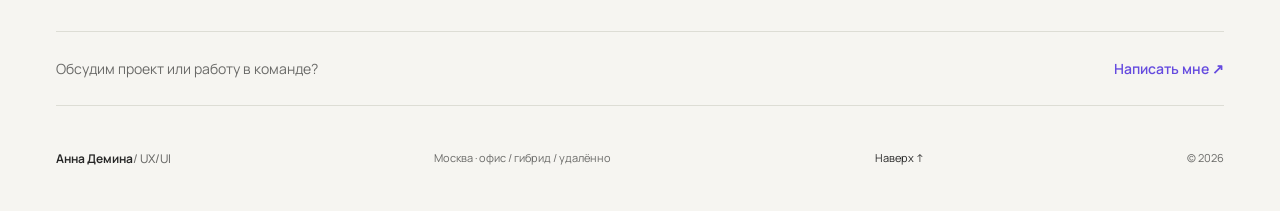
<file: sberwork.html>
<!doctype html><html lang="ru"><head><meta charset="utf-8"><meta name="viewport" content="width=device-width, initial-scale=1"><script>try{document.documentElement.dataset.theme=localStorage.getItem('portfolio-theme')==='dark'?'dark':'light'}catch{document.documentElement.dataset.theme='light'}</script><meta name="theme-color" content="#f6f5f1"><title>SberWork — кейс Анны Деминой</title><meta name="description" content="Корпоративный мессенджер, в котором проще найти информацию и не потерять сообщения, требующие действия."><meta property="og:title" content="SberWork — кейс Анны Деминой"><meta property="og:description" content="Корпоративный мессенджер, в котором проще найти информацию и не потерять сообщения, требующие действия."><meta property="og:type" content="website"><link rel="canonical" href="https://riapocew-uxui.github.io/sberwork.html"><link rel="icon" href="data:image/svg+xml,%3Csvg xmlns='http://www.w3.org/2000/svg' viewBox='0 0 64 64'%3E%3Crect width='64' height='64' rx='18' fill='%23624ae3'/%3E%3Cpath d='M14 46 27 18h10l13 28H39l-3-7H26l-3 7zm15-15h5l-2.5-7z' fill='white'/%3E%3C/svg%3E"><link rel="stylesheet" href="/style.css?v=polish2"><script defer src="/app.js?v=polish2"></script></head><body><a class="skip" href="#main">К содержимому</a><header class="header wrap"><a class="brand" href="/" aria-label="Анна Демина — главная"><span class="monogram">a<span>.</span>d</span><span>Анна Демина<br><small>UX/UI designer</small></span></a><nav aria-label="Основная навигация"><a href="/#projects">Проекты</a><a href="/#about">Обо мне</a><a href="/#approach">Навыки</a><a href="https://www.figma.com/design/4U0lfXwDxFG37I7NPAC4gi/?node-id=2159-189" target="_blank" rel="noopener noreferrer">Резюме ↗</a></nav><button class="theme-toggle" type="button" aria-label="Включить тёмную тему" aria-pressed="false"><span aria-hidden="true">◐</span><span class="theme-label">Тёмная тема</span></button><a class="header-contact" href="/#contact">Связаться <span aria-hidden="true">↗</span></a></header><main id="main" tabindex="-1"><div class="wrap case-nav" id="top"><a href="/#projects">← Все проекты</a><nav aria-label="Переключение проектов"><a href="/taxi.html" >Беспилотное Т такси</a><a href="/sberwork.html" aria-current="page" >SberWork</a><a href="/cinema.html" >Синема Парк</a><a href="/soulmate.html" >Soulmate</a></nav></div><section class="wrap case-hero"><h1>SberWork<span class="purple">.</span></h1><div class="case-intro"><h2>Меньше поиска. Больше контекста.</h2><p>Проект корпоративного мессенджера Сбера. Фокус — поиск в большом потоке переписки и возвращение к важному после отсутствия.</p></div><div class="case-facts"><div><span>Моя работа</span><strong>Исследование · UX/UI · прототип</strong></div><div><span>Формат</span><strong>Корпоративный сервис</strong></div><a class="text-link" href="https://www.figma.com/design/j2YGAFqLlZCmKzcIBwJvnf/?node-id=13-3" target="_blank" rel="noopener noreferrer">Материалы в Figma ↗</a></div><div class="case-cover" style="--project:#b9d0bb"><img src="/sber-actions.webp" alt="SberWork — обзор интерфейса" fetchpriority="high"></div></section><div class="wrap case-layout"><aside class="case-aside"><span class="eyebrow">ВНУТРИ КЕЙСА</span><a href="#context">01 Контекст</a><a href="#decisions">02 Решения</a><a href="#process">03 Путь разработки</a><a href="#screens">04 Экраны</a><a href="#result">05 Результат</a></aside><div class="case-content"><section id="context"><h2>Какую задачу решаю</h2><p class="large-copy">Найти обсуждение недостаточно: чтобы понять итог, приходится перечитывать переписку. В потоке сообщений теряются задачи и важные события, а отключённые уведомления усиливают эту проблему.</p><div class="goal"><span>Цель дизайна</span><p>Помочь сотруднику найти нужный контекст и понять, какие сообщения требуют его участия.</p></div></section><section id="decisions"><h2>Что изменила и почему</h2><div class="evidence-list"><article class="evidence"><div class="evidence-copy"><span class="evidence-source">Инсайт из материалов интервью</span><h3>Искать по смыслу и проверять источник</h3><p><b>Проблема.</b> Человек помнит тему обсуждения, но не точное слово. Даже найденный чат приходится перечитывать ради итога.</p><p><b>Моё решение.</b> Спроектировала ответ Гигачата с кратким итогом, уточняющим вопросом и переходом к исходным сообщениям. Источник позволяет проверить интерпретацию.</p></div><button class="evidence-image" data-zoom="/sber-search.webp" data-caption="Искать по смыслу и проверять источник" aria-label="Увеличить: Искать по смыслу и проверять источник"><img src="/sber-search.webp" alt="Искать по смыслу и проверять источник" loading="lazy"><span>Рассмотреть ↗</span></button></article><article class="evidence"><div class="evidence-copy"><span class="evidence-source">Инсайт из материалов интервью</span><h3>Отделить задачи от информационного потока</h3><p><b>Проблема.</b> Важность сообщения зависит от необходимости действия, а не только от того, кто его отправил.</p><p><b>Моё решение.</b> Вынесла задачи в «Требуют действия»: видно, что сделать, к какому сроку и откуда пришло сообщение. Из карточки можно вернуться к обсуждению.</p></div><button class="evidence-image" data-zoom="/sber-actions.webp" data-caption="Отделить задачи от информационного потока" aria-label="Увеличить: Отделить задачи от информационного потока"><img src="/sber-actions.webp" alt="Отделить задачи от информационного потока" loading="lazy"><span>Рассмотреть ↗</span></button></article><article class="evidence"><div class="evidence-copy"><span class="evidence-source">Инсайт из материалов интервью</span><h3>Возвращаться к событиям, а не ко всем сообщениям</h3><p><b>Проблема.</b> Большой объём непрочитанного затрудняет возвращение к рабочему контексту.</p><p><b>Моё решение.</b> Собрала события в разделе «Пока вас не было» с фильтром периода и переходами к обсуждениям. Экран ещё в работе, часть текстов в макете черновая.</p></div><button class="evidence-image" data-zoom="/sber-return.webp" data-caption="Возвращаться к событиям, а не ко всем сообщениям" aria-label="Увеличить: Возвращаться к событиям, а не ко всем сообщениям"><img src="/sber-return.webp" alt="Возвращаться к событиям, а не ко всем сообщениям" loading="lazy"><span>Рассмотреть ↗</span></button></article></div></section><section id="process" class="compact-section"><details class="process-details"><summary><span>03 / Путь разработки</span><strong>Как собирался проект</strong><i aria-hidden="true">+</i></summary><div class="process"><article class="process-step"><span>01</span><div><h3>Исследование</h3><p>Подготовила гайд интервью и таблицу ответов. Вынесла трудности поиска, уведомлений и возврата к переписке в инсайты и user stories.</p></div></article><article class="process-step"><span>02</span><div><h3>Проектирование</h3><p>Собрала user flow, low-fi и кликабельный прототип. Проработала состояния поиска, фильтры и компоненты.</p></div></article></div></details></section><section id="screens" class="compact-section"><details class="screen-details"><summary><span>04 / Макеты</span><strong>Полные экраны и Figma</strong><i aria-hidden="true">+</i></summary><div class="screen-gallery"><figure><button class="image-button" data-zoom="/sber-actions.webp" data-caption="Требуют действия" aria-label="Увеличить макет: Требуют действия"><img src="/sber-actions.webp" alt="Требуют действия — Задачи из обсуждений с приоритетом, сроком и переходом к контексту." loading="lazy"><span>Рассмотреть макет ↗</span></button><figcaption><strong>Требуют действия</strong><span>Задачи из обсуждений с приоритетом, сроком и переходом к контексту.</span></figcaption></figure></div><a class="button outline" href="https://www.figma.com/design/j2YGAFqLlZCmKzcIBwJvnf/?node-id=13-3" target="_blank" rel="noopener noreferrer">Открыть проект в Figma ↗</a></details></section><section id="result"><h2>Что получилось</h2><p class="large-copy">Разделила три задачи: найти информацию, увидеть требуемое действие и восстановить контекст. Для поиска с ИИ предусмотрела доступ к источнику.</p><p class="project-note">Учебный проект в развитии. Это дизайн-концепция, а не запущенный сервис Сбера.</p></section></div></div><section class="next-project wrap"><a href="/cinema.html"><h2>Синема Парк</h2><span aria-hidden="true">↗</span></a><p>Редизайн покупки билетов: от выбора фильма и сеанса до мест в зале и подтверждения заказа.</p></section><div class="case-contact wrap"><p>Обсудим проект или работу в команде?</p><a href="https://t.me/riapocew" target="_blank" rel="noopener noreferrer">Написать мне ↗</a></div></main><footer class="wrap footer"><a href="/" class="wordmark">Анна Демина<span> / UX/UI</span></a><p>Москва · офис / гибрид / удалённо</p><a href="#top">Наверх ↑</a><span>© 2026</span></footer><dialog class="lightbox" aria-label="Просмотр макета"><button class="close-lightbox" aria-label="Закрыть макет">Закрыть ×</button><img alt=""><p></p></dialog><div id="toast" class="toast" role="status" aria-live="polite"></div></body></html>
</file>
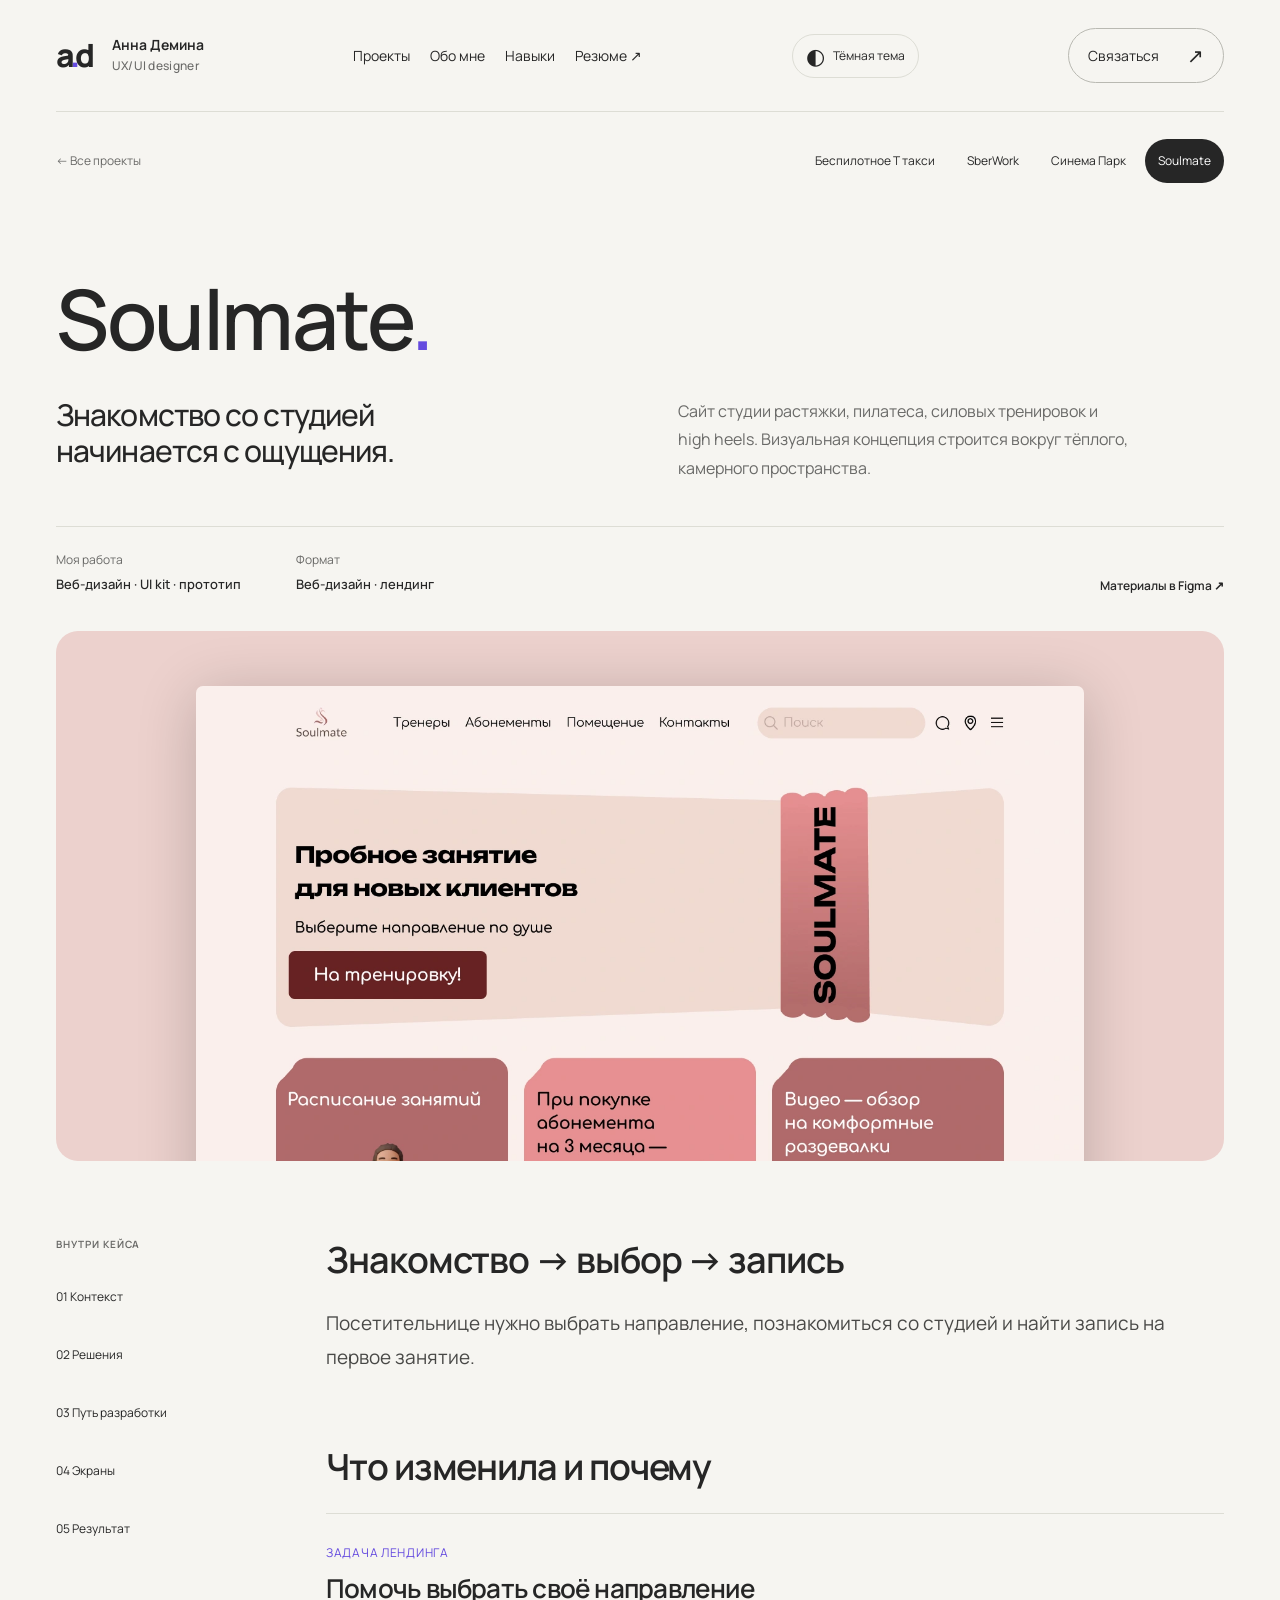
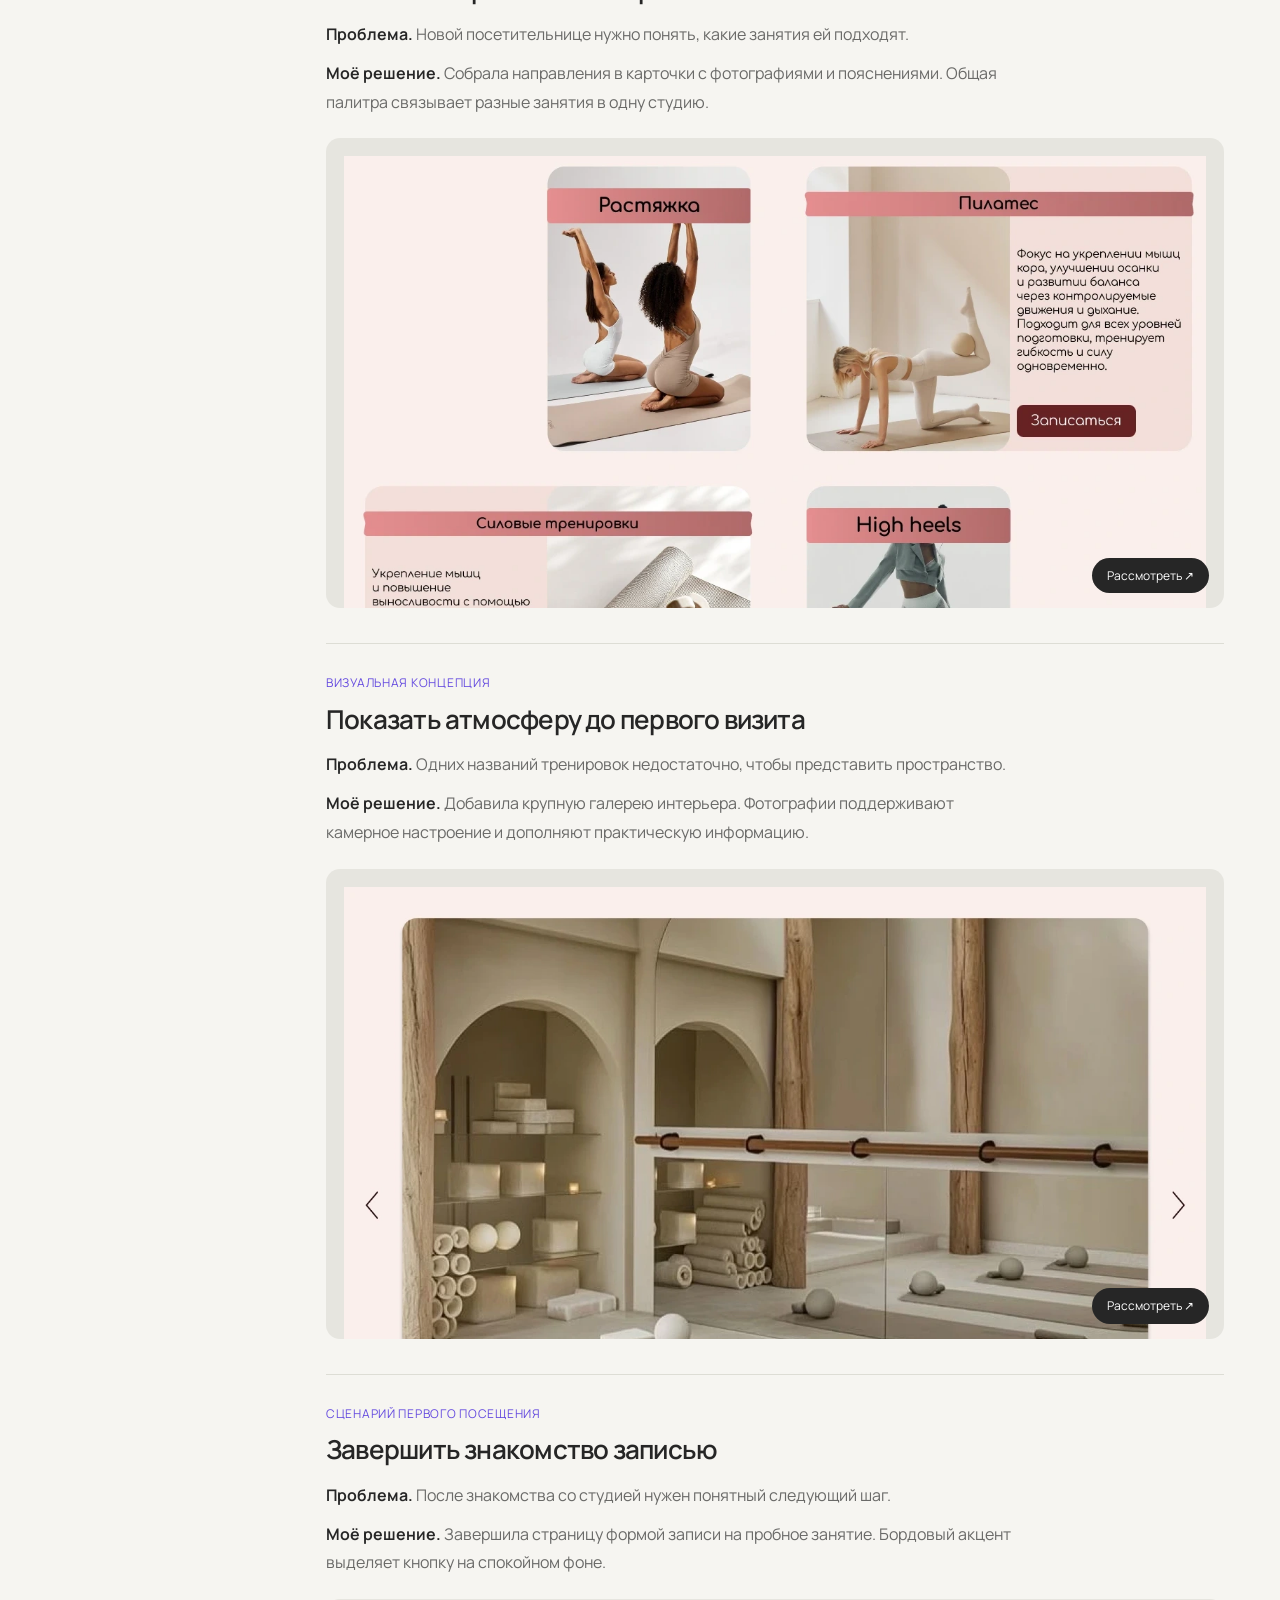
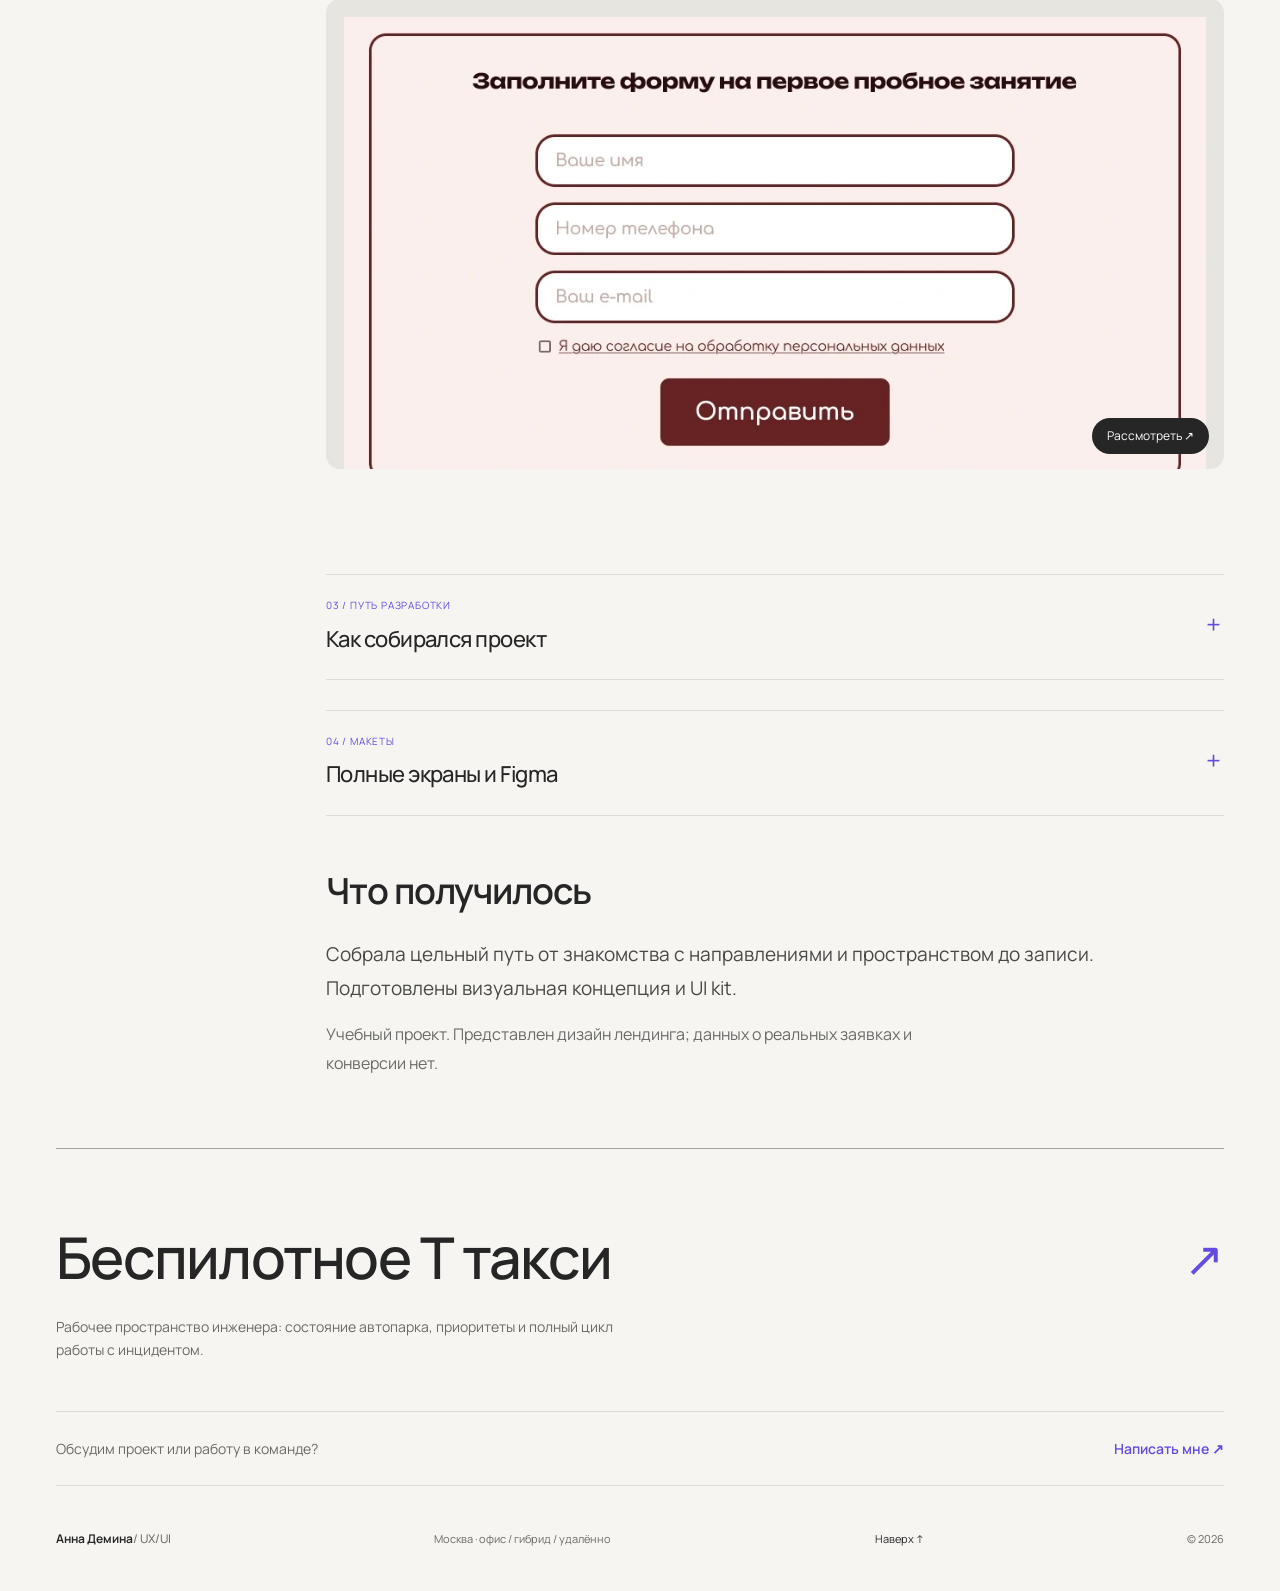
<file: soulmate.html>
<!doctype html><html lang="ru"><head><meta charset="utf-8"><meta name="viewport" content="width=device-width, initial-scale=1"><script>try{document.documentElement.dataset.theme=localStorage.getItem('portfolio-theme')==='dark'?'dark':'light'}catch{document.documentElement.dataset.theme='light'}</script><meta name="theme-color" content="#f6f5f1"><title>Soulmate — кейс Анны Деминой</title><meta name="description" content="Лендинг фитнес-студии: атмосфера, направления тренировок и понятный путь к пробному занятию."><meta property="og:title" content="Soulmate — кейс Анны Деминой"><meta property="og:description" content="Лендинг фитнес-студии: атмосфера, направления тренировок и понятный путь к пробному занятию."><meta property="og:type" content="website"><link rel="canonical" href="https://riapocew-uxui.github.io/soulmate.html"><link rel="icon" href="data:image/svg+xml,%3Csvg xmlns='http://www.w3.org/2000/svg' viewBox='0 0 64 64'%3E%3Crect width='64' height='64' rx='18' fill='%23624ae3'/%3E%3Cpath d='M14 46 27 18h10l13 28H39l-3-7H26l-3 7zm15-15h5l-2.5-7z' fill='white'/%3E%3C/svg%3E"><link rel="stylesheet" href="/style.css?v=polish2"><script defer src="/app.js?v=polish2"></script></head><body><a class="skip" href="#main">К содержимому</a><header class="header wrap"><a class="brand" href="/" aria-label="Анна Демина — главная"><span class="monogram">a<span>.</span>d</span><span>Анна Демина<br><small>UX/UI designer</small></span></a><nav aria-label="Основная навигация"><a href="/#projects">Проекты</a><a href="/#about">Обо мне</a><a href="/#approach">Навыки</a><a href="https://www.figma.com/design/4U0lfXwDxFG37I7NPAC4gi/?node-id=2159-189" target="_blank" rel="noopener noreferrer">Резюме ↗</a></nav><button class="theme-toggle" type="button" aria-label="Включить тёмную тему" aria-pressed="false"><span aria-hidden="true">◐</span><span class="theme-label">Тёмная тема</span></button><a class="header-contact" href="/#contact">Связаться <span aria-hidden="true">↗</span></a></header><main id="main" tabindex="-1"><div class="wrap case-nav" id="top"><a href="/#projects">← Все проекты</a><nav aria-label="Переключение проектов"><a href="/taxi.html" >Беспилотное Т такси</a><a href="/sberwork.html" >SberWork</a><a href="/cinema.html" >Синема Парк</a><a href="/soulmate.html" aria-current="page" >Soulmate</a></nav></div><section class="wrap case-hero"><h1>Soulmate<span class="purple">.</span></h1><div class="case-intro"><h2>Знакомство со студией начинается с ощущения.</h2><p>Сайт студии растяжки, пилатеса, силовых тренировок и high heels. Визуальная концепция строится вокруг тёплого, камерного пространства.</p></div><div class="case-facts"><div><span>Моя работа</span><strong>Веб-дизайн · UI kit · прототип</strong></div><div><span>Формат</span><strong>Веб-дизайн · лендинг</strong></div><a class="text-link" href="https://www.figma.com/design/TYGH3n81JWBzDvIyjtjqHW/?node-id=78-95" target="_blank" rel="noopener noreferrer">Материалы в Figma ↗</a></div><div class="case-cover" style="--project:#ecd1cd"><img src="/soulmate-cover.webp" alt="Soulmate — обзор интерфейса" fetchpriority="high"></div></section><div class="wrap case-layout"><aside class="case-aside"><span class="eyebrow">ВНУТРИ КЕЙСА</span><a href="#context">01 Контекст</a><a href="#decisions">02 Решения</a><a href="#process">03 Путь разработки</a><a href="#screens">04 Экраны</a><a href="#result">05 Результат</a></aside><div class="case-content"><section id="context"><h2>Знакомство → выбор → запись</h2><p class="large-copy">Посетительнице нужно выбрать направление, познакомиться со студией и найти запись на первое занятие.</p></section><section id="decisions"><h2>Что изменила и почему</h2><div class="evidence-list"><article class="evidence"><div class="evidence-copy"><span class="evidence-source">Задача лендинга</span><h3>Помочь выбрать своё направление</h3><p><b>Проблема.</b> Новой посетительнице нужно понять, какие занятия ей подходят.</p><p><b>Моё решение.</b> Собрала направления в карточки с фотографиями и пояснениями. Общая палитра связывает разные занятия в одну студию.</p></div><button class="evidence-image" data-zoom="/soulmate-directions.webp" data-caption="Помочь выбрать своё направление" aria-label="Увеличить: Помочь выбрать своё направление"><img src="/soulmate-directions.webp" alt="Помочь выбрать своё направление" loading="lazy"><span>Рассмотреть ↗</span></button></article><article class="evidence"><div class="evidence-copy"><span class="evidence-source">Визуальная концепция</span><h3>Показать атмосферу до первого визита</h3><p><b>Проблема.</b> Одних названий тренировок недостаточно, чтобы представить пространство.</p><p><b>Моё решение.</b> Добавила крупную галерею интерьера. Фотографии поддерживают камерное настроение и дополняют практическую информацию.</p></div><button class="evidence-image" data-zoom="/soulmate-space.webp" data-caption="Показать атмосферу до первого визита" aria-label="Увеличить: Показать атмосферу до первого визита"><img src="/soulmate-space.webp" alt="Показать атмосферу до первого визита" loading="lazy"><span>Рассмотреть ↗</span></button></article><article class="evidence"><div class="evidence-copy"><span class="evidence-source">Сценарий первого посещения</span><h3>Завершить знакомство записью</h3><p><b>Проблема.</b> После знакомства со студией нужен понятный следующий шаг.</p><p><b>Моё решение.</b> Завершила страницу формой записи на пробное занятие. Бордовый акцент выделяет кнопку на спокойном фоне.</p></div><button class="evidence-image" data-zoom="/soulmate-form.webp" data-caption="Завершить знакомство записью" aria-label="Увеличить: Завершить знакомство записью"><img src="/soulmate-form.webp" alt="Завершить знакомство записью" loading="lazy"><span>Рассмотреть ↗</span></button></article></div></section><section id="process" class="compact-section"><details class="process-details"><summary><span>03 / Путь разработки</span><strong>Как собирался проект</strong><i aria-hidden="true">+</i></summary><div class="process"><article class="process-step"><span>01</span><div><h3>Структура → визуальная система</h3><p>От каркаса страницы перешла к палитре, типографике и карточкам. Собрала UI kit с состояниями кнопок и полей, затем финальный прототип.</p></div></article></div></details></section><section id="screens" class="compact-section"><details class="screen-details"><summary><span>04 / Макеты</span><strong>Полные экраны и Figma</strong><i aria-hidden="true">+</i></summary><div class="screen-gallery"><figure><button class="image-button" data-zoom="/soulmate.webp" data-caption="Главная страница Soulmate" aria-label="Увеличить макет: Главная страница Soulmate"><img src="/soulmate.webp" alt="Главная страница Soulmate — Полный лендинг: от первого предложения до формы записи." loading="lazy"><span>Рассмотреть макет ↗</span></button><figcaption><strong>Главная страница Soulmate</strong><span>Полный лендинг: от первого предложения до формы записи.</span></figcaption></figure></div><a class="button outline" href="https://www.figma.com/design/TYGH3n81JWBzDvIyjtjqHW/?node-id=78-95" target="_blank" rel="noopener noreferrer">Открыть проект в Figma ↗</a></details></section><section id="result"><h2>Что получилось</h2><p class="large-copy">Собрала цельный путь от знакомства с направлениями и пространством до записи. Подготовлены визуальная концепция и UI kit.</p><p class="project-note">Учебный проект. Представлен дизайн лендинга; данных о реальных заявках и конверсии нет.</p></section></div></div><section class="next-project wrap"><a href="/taxi.html"><h2>Беспилотное Т такси</h2><span aria-hidden="true">↗</span></a><p>Рабочее пространство инженера: состояние автопарка, приоритеты и полный цикл работы с инцидентом.</p></section><div class="case-contact wrap"><p>Обсудим проект или работу в команде?</p><a href="https://t.me/riapocew" target="_blank" rel="noopener noreferrer">Написать мне ↗</a></div></main><footer class="wrap footer"><a href="/" class="wordmark">Анна Демина<span> / UX/UI</span></a><p>Москва · офис / гибрид / удалённо</p><a href="#top">Наверх ↑</a><span>© 2026</span></footer><dialog class="lightbox" aria-label="Просмотр макета"><button class="close-lightbox" aria-label="Закрыть макет">Закрыть ×</button><img alt=""><p></p></dialog><div id="toast" class="toast" role="status" aria-live="polite"></div></body></html>
</file>
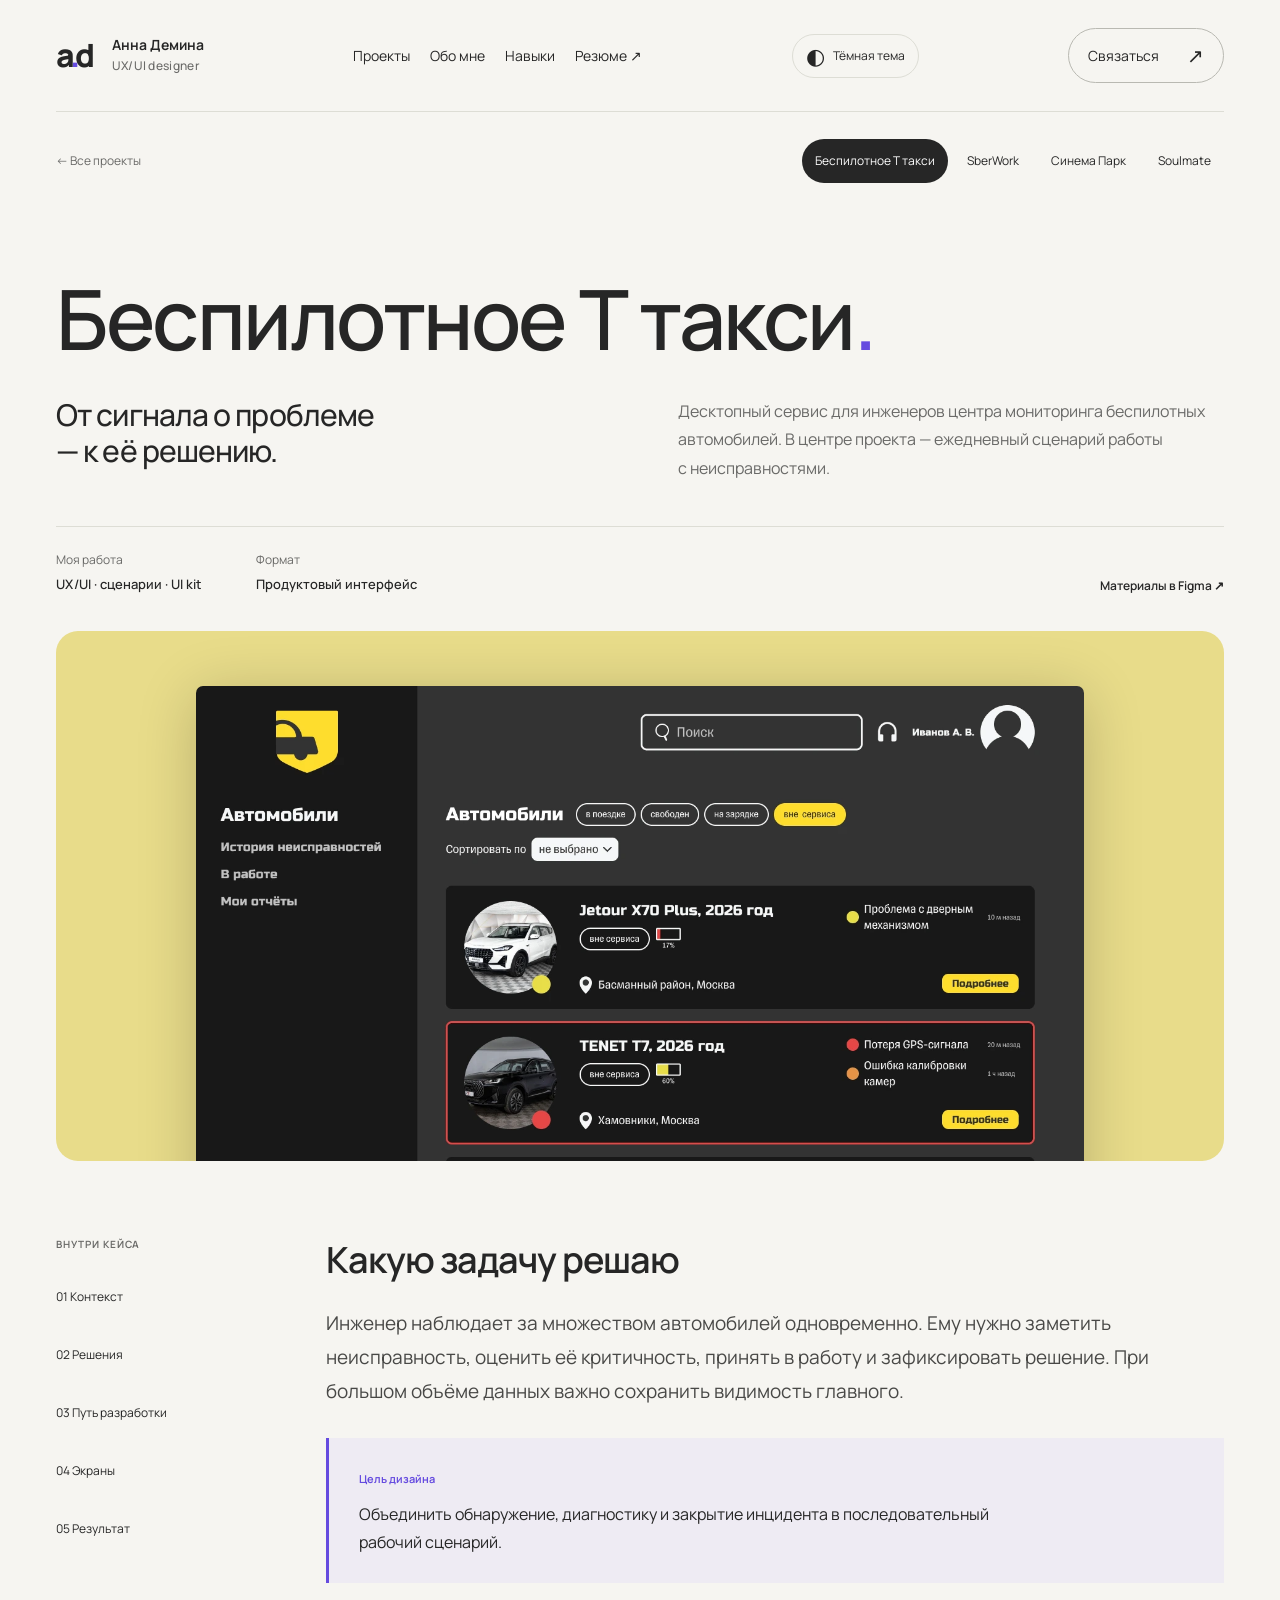
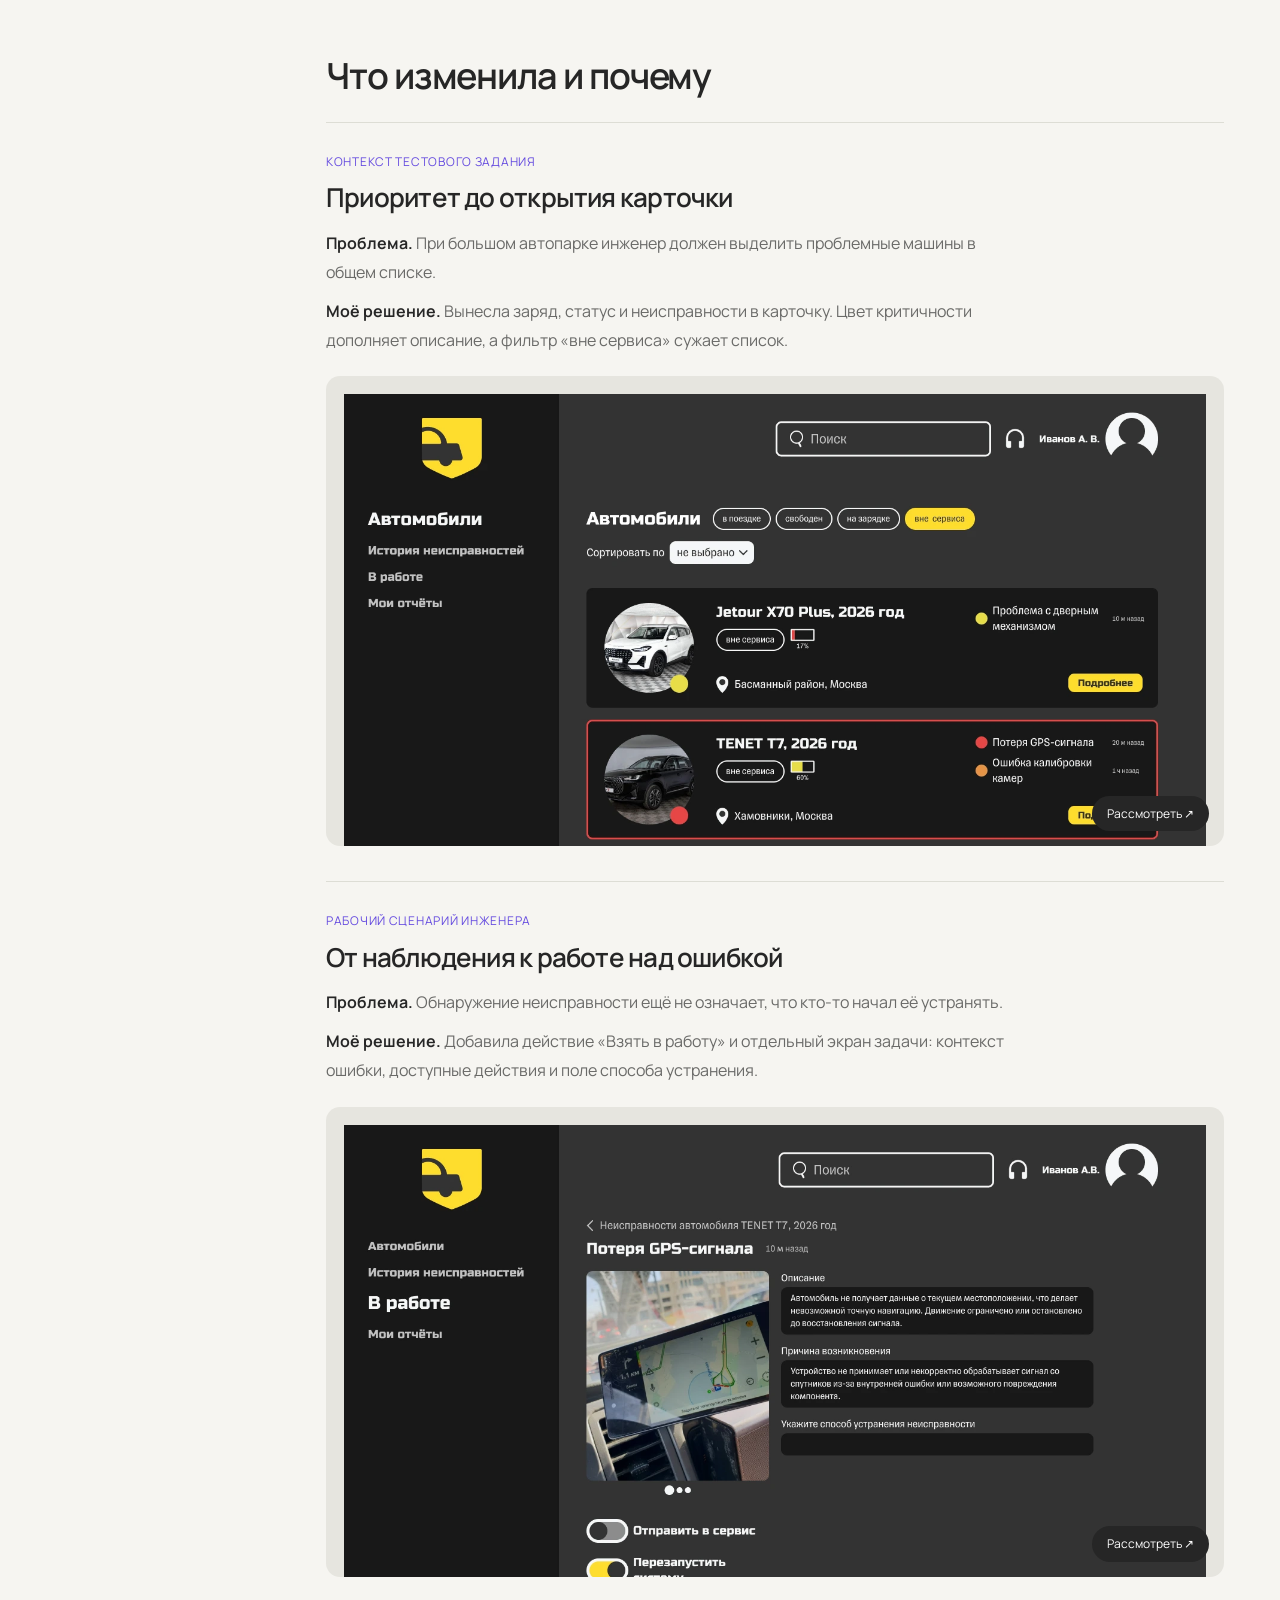
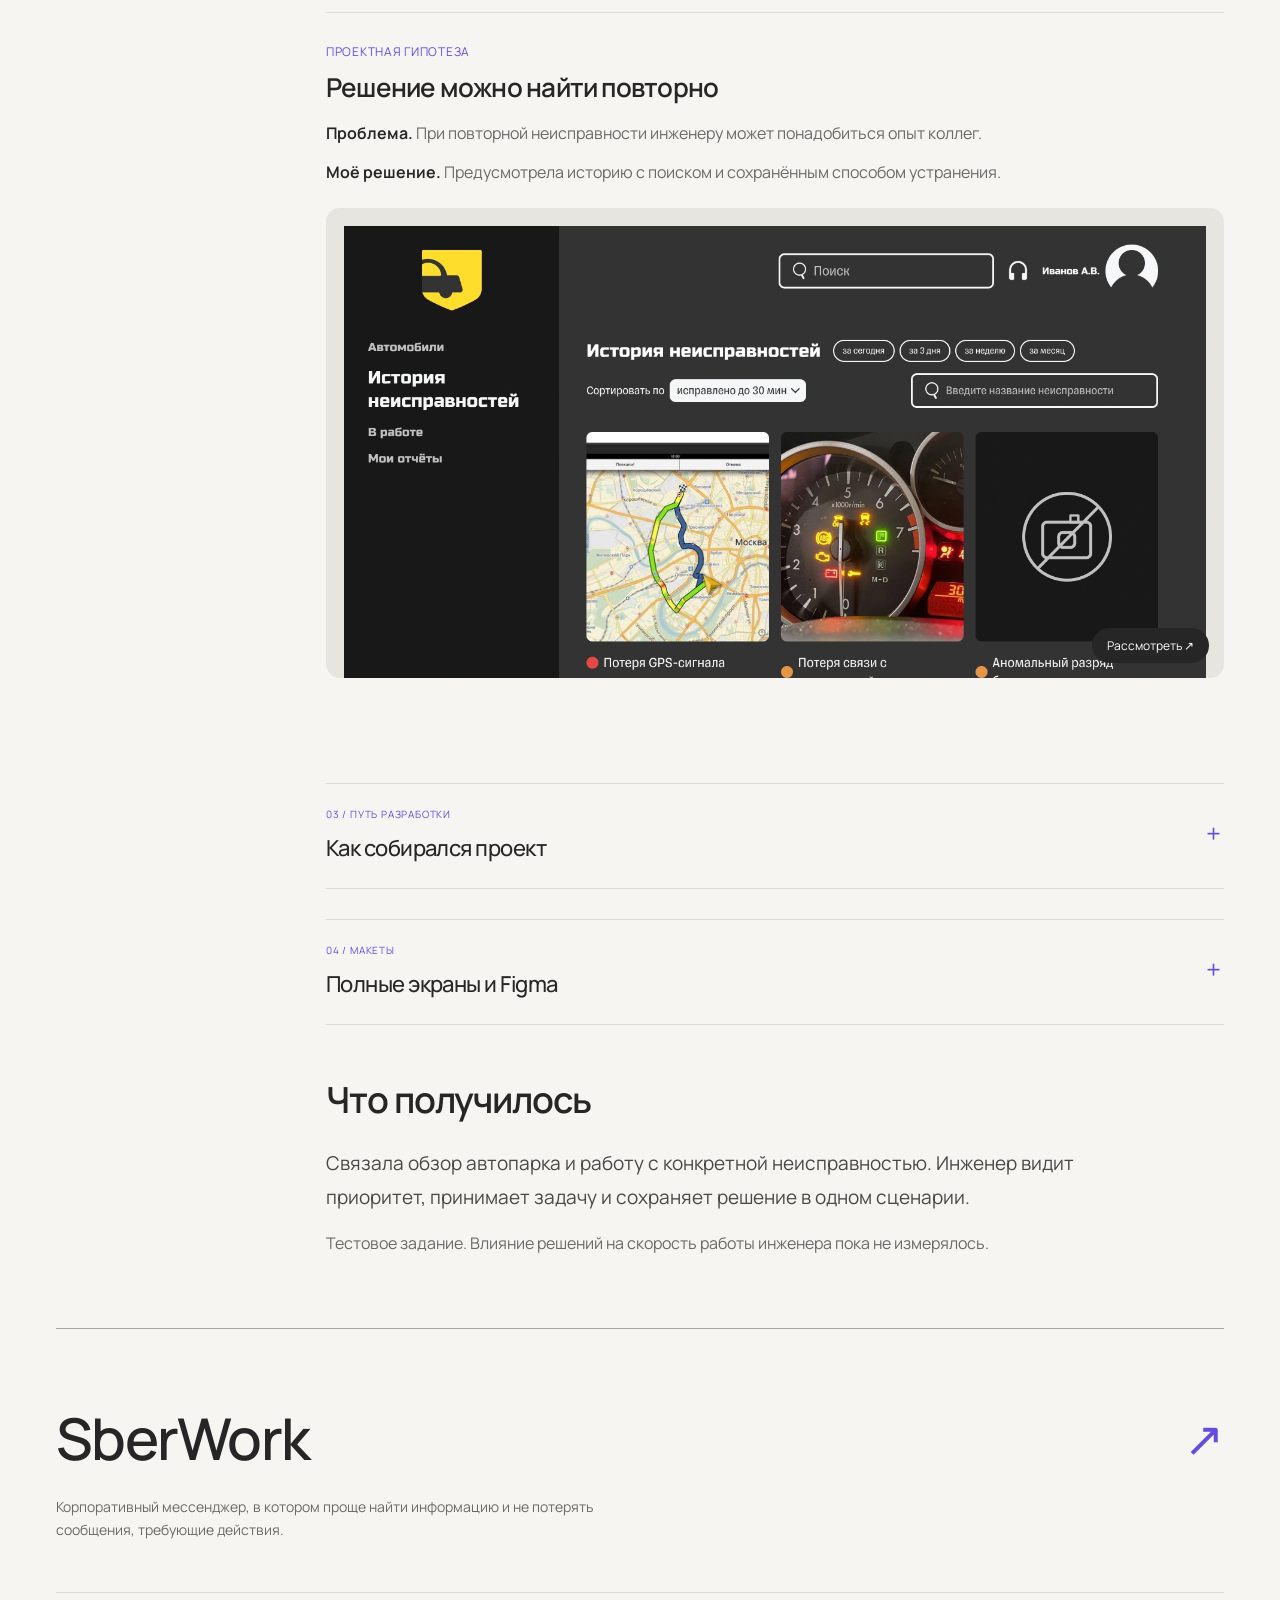
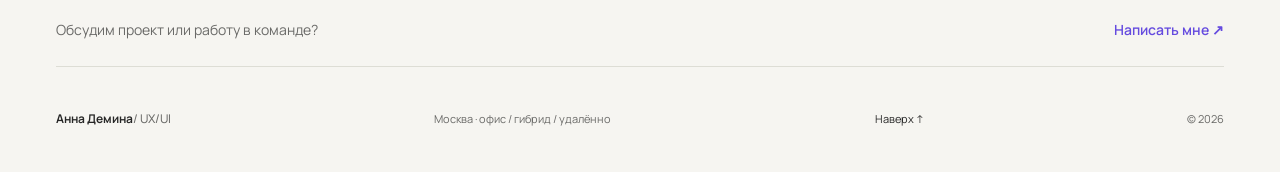
<file: taxi.html>
<!doctype html><html lang="ru"><head><meta charset="utf-8"><meta name="viewport" content="width=device-width, initial-scale=1"><script>try{document.documentElement.dataset.theme=localStorage.getItem('portfolio-theme')==='dark'?'dark':'light'}catch{document.documentElement.dataset.theme='light'}</script><meta name="theme-color" content="#f6f5f1"><title>Беспилотное Т такси — кейс Анны Деминой</title><meta name="description" content="Рабочее пространство инженера: состояние автопарка, приоритеты и полный цикл работы с инцидентом."><meta property="og:title" content="Беспилотное Т такси — кейс Анны Деминой"><meta property="og:description" content="Рабочее пространство инженера: состояние автопарка, приоритеты и полный цикл работы с инцидентом."><meta property="og:type" content="website"><link rel="canonical" href="https://riapocew-uxui.github.io/taxi.html"><link rel="icon" href="data:image/svg+xml,%3Csvg xmlns='http://www.w3.org/2000/svg' viewBox='0 0 64 64'%3E%3Crect width='64' height='64' rx='18' fill='%23624ae3'/%3E%3Cpath d='M14 46 27 18h10l13 28H39l-3-7H26l-3 7zm15-15h5l-2.5-7z' fill='white'/%3E%3C/svg%3E"><link rel="stylesheet" href="/style.css?v=polish2"><script defer src="/app.js?v=polish2"></script></head><body><a class="skip" href="#main">К содержимому</a><header class="header wrap"><a class="brand" href="/" aria-label="Анна Демина — главная"><span class="monogram">a<span>.</span>d</span><span>Анна Демина<br><small>UX/UI designer</small></span></a><nav aria-label="Основная навигация"><a href="/#projects">Проекты</a><a href="/#about">Обо мне</a><a href="/#approach">Навыки</a><a href="https://www.figma.com/design/4U0lfXwDxFG37I7NPAC4gi/?node-id=2159-189" target="_blank" rel="noopener noreferrer">Резюме ↗</a></nav><button class="theme-toggle" type="button" aria-label="Включить тёмную тему" aria-pressed="false"><span aria-hidden="true">◐</span><span class="theme-label">Тёмная тема</span></button><a class="header-contact" href="/#contact">Связаться <span aria-hidden="true">↗</span></a></header><main id="main" tabindex="-1"><div class="wrap case-nav" id="top"><a href="/#projects">← Все проекты</a><nav aria-label="Переключение проектов"><a href="/taxi.html" aria-current="page" >Беспилотное Т такси</a><a href="/sberwork.html" >SberWork</a><a href="/cinema.html" >Синема Парк</a><a href="/soulmate.html" >Soulmate</a></nav></div><section class="wrap case-hero"><h1>Беспилотное Т такси<span class="purple">.</span></h1><div class="case-intro"><h2>От сигнала о проблеме — к её решению.</h2><p>Десктопный сервис для инженеров центра мониторинга беспилотных автомобилей. В центре проекта — ежедневный сценарий работы с неисправностями.</p></div><div class="case-facts"><div><span>Моя работа</span><strong>UX/UI · сценарии · UI kit</strong></div><div><span>Формат</span><strong>Продуктовый интерфейс</strong></div><a class="text-link" href="https://www.figma.com/design/1Og8lPWJJsTaFvtJf2nVUL/?node-id=223-155" target="_blank" rel="noopener noreferrer">Материалы в Figma ↗</a></div><div class="case-cover" style="--project:#e8dc8a"><img src="/taxi.webp" alt="Беспилотное Т такси — обзор интерфейса" fetchpriority="high"></div></section><div class="wrap case-layout"><aside class="case-aside"><span class="eyebrow">ВНУТРИ КЕЙСА</span><a href="#context">01 Контекст</a><a href="#decisions">02 Решения</a><a href="#process">03 Путь разработки</a><a href="#screens">04 Экраны</a><a href="#result">05 Результат</a></aside><div class="case-content"><section id="context"><h2>Какую задачу решаю</h2><p class="large-copy">Инженер наблюдает за множеством автомобилей одновременно. Ему нужно заметить неисправность, оценить её критичность, принять в работу и зафиксировать решение. При большом объёме данных важно сохранить видимость главного.</p><div class="goal"><span>Цель дизайна</span><p>Объединить обнаружение, диагностику и закрытие инцидента в последовательный рабочий сценарий.</p></div></section><section id="decisions"><h2>Что изменила и почему</h2><div class="evidence-list"><article class="evidence"><div class="evidence-copy"><span class="evidence-source">Контекст тестового задания</span><h3>Приоритет до открытия карточки</h3><p><b>Проблема.</b> При большом автопарке инженер должен выделить проблемные машины в общем списке.</p><p><b>Моё решение.</b> Вынесла заряд, статус и неисправности в карточку. Цвет критичности дополняет описание, а фильтр «вне сервиса» сужает список.</p></div><button class="evidence-image" data-zoom="/taxi.webp" data-caption="Приоритет до открытия карточки" aria-label="Увеличить: Приоритет до открытия карточки"><img src="/taxi.webp" alt="Приоритет до открытия карточки" loading="lazy"><span>Рассмотреть ↗</span></button></article><article class="evidence"><div class="evidence-copy"><span class="evidence-source">Рабочий сценарий инженера</span><h3>От наблюдения к работе над ошибкой</h3><p><b>Проблема.</b> Обнаружение неисправности ещё не означает, что кто-то начал её устранять.</p><p><b>Моё решение.</b> Добавила действие «Взять в работу» и отдельный экран задачи: контекст ошибки, доступные действия и поле способа устранения.</p></div><button class="evidence-image" data-zoom="/taxi-incident.webp" data-caption="От наблюдения к работе над ошибкой" aria-label="Увеличить: От наблюдения к работе над ошибкой"><img src="/taxi-incident.webp" alt="От наблюдения к работе над ошибкой" loading="lazy"><span>Рассмотреть ↗</span></button></article><article class="evidence"><div class="evidence-copy"><span class="evidence-source">Проектная гипотеза</span><h3>Решение можно найти повторно</h3><p><b>Проблема.</b> При повторной неисправности инженеру может понадобиться опыт коллег.</p><p><b>Моё решение.</b> Предусмотрела историю с поиском и сохранённым способом устранения.</p></div><button class="evidence-image" data-zoom="/taxi-history.webp" data-caption="Решение можно найти повторно" aria-label="Увеличить: Решение можно найти повторно"><img src="/taxi-history.webp" alt="Решение можно найти повторно" loading="lazy"><span>Рассмотреть ↗</span></button></article></div></section><section id="process" class="compact-section"><details class="process-details"><summary><span>03 / Путь разработки</span><strong>Как собирался проект</strong><i aria-hidden="true">+</i></summary><div class="process"><article class="process-step"><span>01</span><div><h3>Сценарий</h3><p>Разложила работу инженера от обнаружения ошибки до её закрытия. Определила переходы к истории и чату.</p></div></article><article class="process-step"><span>02</span><div><h3>Гипотезы и UI</h3><p>Связала гипотезы приоритизации и повторного использования решений с карточками, состояниями и UI kit.</p></div></article></div></details></section><section id="screens" class="compact-section"><details class="screen-details"><summary><span>04 / Макеты</span><strong>Полные экраны и Figma</strong><i aria-hidden="true">+</i></summary><div class="screen-gallery"><figure><button class="image-button" data-zoom="/taxi.webp" data-caption="Обзор автопарка" aria-label="Увеличить макет: Обзор автопарка"><img src="/taxi.webp" alt="Обзор автопарка — Статусы, заряд и критичность неисправностей в общем списке." loading="lazy"><span>Рассмотреть макет ↗</span></button><figcaption><strong>Обзор автопарка</strong><span>Статусы, заряд и критичность неисправностей в общем списке.</span></figcaption></figure><figure><button class="image-button" data-zoom="/taxi-incident.webp" data-caption="Работа с инцидентом" aria-label="Увеличить макет: Работа с инцидентом"><img src="/taxi-incident.webp" alt="Работа с инцидентом — Описание проблемы, доступные действия и фиксация способа устранения." loading="lazy"><span>Рассмотреть макет ↗</span></button><figcaption><strong>Работа с инцидентом</strong><span>Описание проблемы, доступные действия и фиксация способа устранения.</span></figcaption></figure></div><a class="button outline" href="https://www.figma.com/design/1Og8lPWJJsTaFvtJf2nVUL/?node-id=223-155" target="_blank" rel="noopener noreferrer">Открыть проект в Figma ↗</a></details></section><section id="result"><h2>Что получилось</h2><p class="large-copy">Связала обзор автопарка и работу с конкретной неисправностью. Инженер видит приоритет, принимает задачу и сохраняет решение в одном сценарии.</p><p class="project-note">Тестовое задание. Влияние решений на скорость работы инженера пока не измерялось.</p></section></div></div><section class="next-project wrap"><a href="/sberwork.html"><h2>SberWork</h2><span aria-hidden="true">↗</span></a><p>Корпоративный мессенджер, в котором проще найти информацию и не потерять сообщения, требующие действия.</p></section><div class="case-contact wrap"><p>Обсудим проект или работу в команде?</p><a href="https://t.me/riapocew" target="_blank" rel="noopener noreferrer">Написать мне ↗</a></div></main><footer class="wrap footer"><a href="/" class="wordmark">Анна Демина<span> / UX/UI</span></a><p>Москва · офис / гибрид / удалённо</p><a href="#top">Наверх ↑</a><span>© 2026</span></footer><dialog class="lightbox" aria-label="Просмотр макета"><button class="close-lightbox" aria-label="Закрыть макет">Закрыть ×</button><img alt=""><p></p></dialog><div id="toast" class="toast" role="status" aria-live="polite"></div></body></html>
</file>
<file: style.css>
@import url('https://fonts.googleapis.com/css2?family=Manrope:wght@400;450;500;550;600;650;700;750;800&display=swap');
:root{--bg:#f6f5f1;--ink:#262626;--muted:#6a6a68;--line:#ddddd5;--purple:#654bdf;--soft:#ebe7f5;--radius:22px}*{box-sizing:border-box}html{scroll-behavior:smooth;scroll-padding-top:32px}body{margin:0;background:var(--bg);color:var(--ink);font-family:'Manrope',Arial,sans-serif;font-size:16px;line-height:1.65;-webkit-font-smoothing:antialiased}a{color:inherit;text-decoration:none}button{font:inherit;cursor:pointer}img{max-width:100%;display:block}button,a{-webkit-tap-highlight-color:transparent}a:focus-visible,button:focus-visible{outline:3px solid var(--purple);outline-offset:5px;border-radius:4px}h1,h2,h3,p{margin:0}h1,h2,h3{line-height:1.15;font-weight:550;letter-spacing:-.045em}p{color:var(--muted)}.wrap{max-width:1328px;width:calc(100% - 112px);margin-inline:auto}.header{height:112px;display:flex;align-items:center;justify-content:space-between;gap:30px;border-bottom:1px solid var(--line)}.brand{display:flex;align-items:center;gap:15px;font-size:14px;font-weight:650;line-height:1.45}.brand small{font-size:12px;font-weight:500;color:var(--muted);letter-spacing:.025em}.monogram{font-size:32px;letter-spacing:-.15em;font-weight:800;padding-right:6px}.monogram>span{color:var(--purple)}.header nav{display:flex;gap:34px;font-size:14px}.header nav a{transition:color .2s}.header nav a:hover,.quiet-link:hover{color:var(--purple)}.header-contact{font-size:14px;border:1px solid #b9b9b2;border-radius:30px;padding:10px 19px;display:flex;gap:28px;align-items:center;transition:background .2s}.header-contact:hover{background:var(--ink);color:white}.header-contact span{font-size:20px}.skip{position:fixed;top:-60px;left:20px;background:var(--ink);color:white;padding:10px 20px;z-index:100}.skip:focus{top:12px}.hero{padding-top:37px}.hero-meta{display:flex;align-items:center;justify-content:space-between;font-size:13px;color:var(--muted)}.availability{display:inline-flex;align-items:center;gap:9px;font-size:13px}.availability i{width:7px;height:7px;background:#638955;border-radius:50%;box-shadow:0 0 0 4px #63895512}.hero h1{font-size:clamp(62px,8.5vw,122px);font-weight:500;letter-spacing:-.065em;line-height:1.1;margin-top:37px}.hero-dot,.purple{color:var(--purple)}.hero-bottom{display:flex;align-items:center;justify-content:space-between;gap:60px;padding:48px 0 62px}.eyebrow{display:block;font-size:12px;font-weight:650;letter-spacing:.095em;line-height:1.5}.hero-statement .eyebrow{color:var(--muted);margin-bottom:19px}.hero-statement h2{font-size:clamp(32px,3.7vw,52px);font-weight:500;line-height:1.15}.hero-statement h2 span{color:var(--purple)}.hero-statement>p{margin-top:22px;font-size:17px;line-height:1.7}.hero-actions{display:flex;align-items:center;gap:28px;margin-top:30px}.button{min-height:52px;padding:14px 23px;display:inline-flex;justify-content:center;align-items:center;gap:30px;border-radius:30px;font-size:14px;font-weight:600;line-height:1.4;transition:transform .2s,background .2s}.button:hover{transform:translateY(-2px)}.primary{background:var(--purple);color:white}.primary:hover{background:#5136c8}.quiet-link{font-size:14px}.hero-note{position:relative;width:260px;min-width:240px;padding:26px 25px;background:#e9e5f0;transform:rotate(6deg);border:1px solid #d8d1e3;border-radius:4px;box-shadow:0 10px 20px #29202006;margin-right:58px}.hero-note:before{content:'';width:70px;height:24px;background:#eee9dfc4;position:absolute;top:-13px;left:95px;transform:rotate(-9deg);border-inline:1px solid #ddd4c65c}.cross{font-size:78px;line-height:1;color:var(--purple);display:block;font-weight:400;margin-bottom:26px}.hero-note p{color:var(--ink);font-size:24px;line-height:1.25;letter-spacing:-.04em}.note-foot{display:block;font-size:12px;margin-top:26px;color:var(--muted);line-height:1.6}.hero-line{display:flex;gap:38px;border-top:1px solid var(--line);border-bottom:1px solid var(--line);padding:17px 0;color:var(--muted);font-size:12px}.hero-line>span:not(:last-child):before{content:'+';margin-right:10px;color:#aaa}.hero-line .hero-index{margin-left:auto;color:var(--ink)}.section{padding-top:105px;padding-bottom:105px}.section-heading{display:flex;justify-content:space-between;align-items:flex-end;gap:60px;margin-bottom:48px}.section-heading h2{font-size:clamp(32px,3.25vw,46px);margin-top:19px;line-height:1.15}.section-heading>p{font-size:14px;line-height:1.8;max-width:350px}.project-grid{display:grid;grid-template-columns:1fr 1fr;gap:64px 30px}.project-card{min-width:0;display:block}.project-art{height:385px;position:relative;overflow:hidden;background:var(--project);border-radius:var(--radius);padding:24px 28px 0}.art-label{display:flex;justify-content:space-between;font-size:11px;letter-spacing:.04em;font-weight:600;color:#202020aa}.browser{position:absolute;width:88%;top:75px;left:6%;background:#eaeae5;border-radius:9px 9px 0 0;box-shadow:0 18px 38px #18182230;transform:rotate(-3deg);transition:transform .4s}.project-card:nth-child(2n) .browser{transform:rotate(3deg)}.project-card:hover .browser{transform:rotate(0deg) translateY(-8px)}.browser-bar{height:20px;display:flex;align-items:center;gap:4px;padding:0 9px;position:relative}.browser-bar i{width:4px;height:4px;border-radius:50%;background:#bbb}.browser-bar span{font-size:7px;color:#888;position:absolute;left:40%;line-height:1}.browser img{width:100%;height:auto;aspect-ratio:1.406;object-fit:cover;object-position:top}.round-arrow{position:absolute;bottom:19px;right:19px;width:45px;height:45px;background:var(--bg);border-radius:50%;display:grid;place-items:center;font-size:24px;transition:background .2s,color .2s}.project-card:hover .round-arrow{background:var(--ink);color:white}.card-title{display:flex;align-items:baseline;justify-content:space-between;gap:15px;margin-top:23px}.card-title h3{font-size:26px}.card-title>span{font-size:11px;color:var(--muted);text-align:right}.project-card>p{font-size:15px;line-height:1.7;margin-top:12px;max-width:490px}.text-link{font-size:14px;font-weight:600;display:inline-flex;gap:28px;align-items:center}.project-card>.text-link{margin-top:19px}.text-link:hover{color:var(--purple)}.about-section{background:#eae8e2;padding:88px 0}.about-grid{display:grid;grid-template-columns:1fr 1fr;gap:90px}.about-grid h2{font-size:clamp(35px,4vw,55px);margin-top:24px}.about-grid h2 em{font-style:normal;color:var(--purple)}.about-mark{margin-top:49px;position:relative;width:250px;height:148px;display:flex;align-items:center;justify-content:center;isolation:isolate}.about-mark:before,.about-mark:after{content:'';position:absolute;top:0;width:130px;height:130px;border:1px solid #aaa597;border-radius:50%;z-index:-1}.about-mark:before{left:7px}.about-mark:after{right:7px;border-color:var(--purple);background:#654bdf09}.about-mark>span{font-size:50px;width:90px;text-align:center;line-height:1}.about-mark>span:nth-child(2){color:var(--purple)}.about-mark i{position:absolute;bottom:-18px;left:10px;font-size:9px;letter-spacing:.14em;font-style:normal}.about-copy h3{font-size:30px;margin-bottom:23px}.about-copy>p{font-size:15px;line-height:1.9;margin-bottom:18px}.about-facts{margin-top:29px;border-top:1px solid #d0cec6}.about-facts>div{display:flex;justify-content:space-between;gap:15px;padding:14px 0;border-bottom:1px solid #d0cec6;font-size:12px}.about-facts span{color:var(--muted)}.about-facts strong{font-weight:600;text-align:right}.approach-grid{display:grid;grid-template-columns:repeat(3,1fr);gap:30px}.approach-grid article{border-top:1px solid #b9b9b0;padding-top:20px}.step-num{font-size:13px;color:var(--purple)}.approach-grid h3{font-size:26px;margin-top:28px}.approach-grid p{font-size:15px;line-height:1.8;margin-top:16px;min-height:108px}.tags{display:flex;flex-wrap:wrap;gap:7px;margin-top:25px}.tags span{font-size:11px;padding:5px 11px;border:1px solid var(--line);border-radius:30px}.tools-row{margin-top:58px;padding-top:26px;border-top:1px solid var(--line);display:flex;align-items:center;gap:35px;justify-content:space-between}.tools-row .eyebrow{font-size:10px;color:var(--muted)}.tools-row>div{display:flex;gap:26px}.tools-row b{font-weight:550;font-size:19px;letter-spacing:-.03em}.tools-row>span:last-child{color:var(--muted);font-size:11px}.contact-section{background:#29282c;color:#faf9f3;padding:64px 0 70px}.contact-top{display:flex;justify-content:space-between;gap:20px}.contact-top .eyebrow{color:#aeabb8}.contact-top .availability{font-size:12px;color:#d6d1e1}.contact-top .availability i{background:#cce5a3}.contact-section h2{font-size:clamp(42px,5.3vw,72px);margin:39px 0 39px;font-weight:450}.contact-section em{font-style:normal;color:#b9a7ff}.contact-bottom{display:flex;justify-content:space-between;gap:30px;align-items:flex-end}.contact-bottom p{color:#b5b3ba;font-size:15px}.contact-links{display:flex;flex-direction:column;gap:19px;align-items:flex-start}.light{background:#eeecf3;color:#26232b}.email-row{display:flex;align-items:center;gap:12px;flex-wrap:wrap;font-size:13px}.email-row button{color:#e7e3ef;background:transparent;border:1px solid #69666f;border-radius:5px;width:30px;height:30px}.email-row a{border-bottom:1px solid #77717e}.footer{display:flex;align-items:center;justify-content:space-between;gap:20px;min-height:105px;font-size:12px}.wordmark{font-weight:650}.wordmark span{font-weight:450;color:var(--muted)}.footer p{font-size:11px}.footer>span{font-size:11px;color:var(--muted)}.footer>a:nth-last-child(2){font-size:11px}.case-nav{display:flex;align-items:center;justify-content:space-between;gap:30px;padding-top:27px;font-size:12px}.case-nav>a{color:var(--muted);white-space:nowrap}.case-nav nav{display:flex;gap:6px;flex-wrap:wrap}.case-nav nav a{padding:7px 13px;border-radius:30px;white-space:nowrap}.case-nav nav a[aria-current]{background:var(--ink);color:white}.case-nav nav a:hover{background:var(--soft);color:var(--ink)}.case-hero{padding-top:64px}.case-hero>.eyebrow{color:var(--muted)}.case-hero h1{font-size:clamp(45px,6.5vw,86px);margin-top:24px}.case-intro{display:grid;grid-template-columns:1fr 1fr;gap:75px;margin-top:30px}.case-intro h2{font-size:30px;font-weight:500;max-width:520px;line-height:1.2}.case-intro p{font-size:15px;line-height:1.8}.case-facts{display:flex;align-items:flex-end;gap:55px;margin-top:43px;margin-bottom:35px;border-top:1px solid var(--line);padding-top:23px}.case-facts>div{display:flex;flex-direction:column;gap:5px;font-size:13px}.case-facts span{color:var(--muted);font-size:11px}.case-facts strong{font-weight:550}.case-facts>a{margin-left:auto;font-size:12px}.case-cover{background:var(--project);border-radius:22px;padding:55px 12% 0;height:530px;overflow:hidden}.case-cover img{width:100%;height:auto;box-shadow:0 8px 60px #0003;border-radius:7px 7px 0 0}.case-layout{display:grid;grid-template-columns:220px minmax(0,1fr);gap:50px;padding-top:76px}.case-aside{position:sticky;top:36px;align-self:start;display:flex;flex-direction:column;gap:14px;font-size:12px}.case-aside .eyebrow{font-size:10px;margin-bottom:9px;color:var(--muted)}.case-aside a:hover{color:var(--purple)}.case-content>section{padding-bottom:70px;scroll-margin-top:32px}.case-content .eyebrow{font-size:11px;color:var(--purple)}.case-content h2{font-size:36px;margin-top:16px;margin-bottom:24px}.case-content .large-copy{font-size:19px;line-height:1.8;color:#484846}.goal{padding:26px 30px;border-left:3px solid var(--purple);background:#eeebf3;margin-top:30px}.goal>span{font-size:11px;color:var(--purple);font-weight:650}.goal p{font-size:18px;line-height:1.7;color:var(--ink);margin-top:9px}.process-step{display:flex;gap:26px;border-top:1px solid var(--line);padding:25px 0}.process-step>span{font-size:13px;color:var(--purple);min-width:22px}.process-step h3{font-size:22px;line-height:1.3}.process-step p{margin-top:12px;font-size:15px;line-height:1.85}.flow{background:#ebeae4;border-radius:15px;padding:27px;margin-top:12px}.flow ol{display:flex;gap:25px;padding:0;list-style:none;margin-top:22px;margin-bottom:0;flex-wrap:wrap}.flow li{font-size:12px;position:relative;flex:1;min-width:80px;line-height:1.5}.flow li:not(:last-child):after{content:'→';position:absolute;right:-17px;top:0;color:#98988c}.solutions{display:flex;flex-direction:column}.solutions article{padding:25px 0;border-top:1px solid var(--line);display:grid;grid-template-columns:30px 1fr;gap:9px 14px}.solution-index{font-size:12px;color:var(--purple)}.solutions h3{font-size:23px;line-height:1.3}.solutions p{grid-column:2;font-size:15px;line-height:1.85}.screen-gallery{margin-top:30px}.screen-gallery figure{margin:0 0 37px}.image-button{display:block;width:100%;border:0;border-radius:14px;background:#e7e5df;padding:22px;position:relative;overflow:hidden;max-height:600px}.image-button img{width:100%;height:auto;object-position:top;border-radius:3px}.image-button>span{position:absolute;bottom:16px;right:16px;background:var(--ink);color:white;border-radius:24px;padding:9px 16px;font-size:12px;box-shadow:0 3px 10px #0002}.image-button:hover>span{background:var(--purple)}figcaption{display:flex;justify-content:space-between;gap:20px;margin-top:15px;align-items:baseline}figcaption strong{font-size:13px;font-weight:600}figcaption span{font-size:12px;color:var(--muted);text-align:right;max-width:65%}.outline{border:1px solid #b4b4ab}.project-note{font-size:13px;padding-top:15px}.next-check{margin-top:26px;padding:25px 0 0;border-top:1px solid var(--line)}.next-check h3{font-size:21px}.next-check p{font-size:15px;line-height:1.8;margin-top:13px}.next-project{padding:49px 0 50px;border-top:1px solid #aaa89e}.next-project>a{display:flex;justify-content:space-between;align-items:center;gap:30px;margin-top:20px}.next-project h2{font-size:clamp(35px,4.5vw,60px)}.next-project>a>span{font-size:48px;color:var(--purple)}.next-project p{margin-top:18px;max-width:600px;font-size:14px}.next-project>a:hover h2{color:var(--purple)}.case-contact{padding:25px 0;border-top:1px solid var(--line);border-bottom:1px solid var(--line);display:flex;justify-content:space-between;gap:20px;font-size:14px}.case-contact a{color:var(--purple);font-weight:600}.lightbox{padding:70px 24px 24px;border:none;background:#ebe9e3;width:min(1400px,96vw);max-width:96vw;max-height:94vh;border-radius:10px;overscroll-behavior:contain}.lightbox::backdrop{background:#18171be6;backdrop-filter:blur(7px)}.lightbox>img{width:100%;height:auto}.lightbox>p{font-size:14px;padding-top:16px}.close-lightbox{position:fixed;top:5vh;right:5vw;background:#fff;border:1px solid #999;border-radius:25px;padding:10px 18px;z-index:1;font-size:14px}.toast{position:fixed;bottom:22px;left:50%;transform:translate(-50%,20px);background:var(--ink);color:white;padding:12px 25px;border-radius:30px;font-size:14px;opacity:0;pointer-events:none;transition:.25s;z-index:100}.toast.show{opacity:1;transform:translate(-50%,0)}
@media(min-width:1500px){.hero h1{font-size:132px}.hero-bottom{padding-block:52px 72px}.project-art{height:410px}}
@media(max-width:1100px){.wrap{width:calc(100% - 64px)}.hero-note{margin-right:20px;width:235px;min-width:215px}.hero h1{font-size:9vw}.hero-line{gap:21px}.project-art{height:300px}.card-title{display:block}.card-title>span{display:block;margin-top:8px;text-align:left}.about-grid{gap:50px}.tools-row>span:last-child{display:none}.case-layout{grid-template-columns:160px minmax(0,1fr);gap:30px}.case-cover{height:450px}.case-nav{align-items:flex-start}.case-nav nav{justify-content:flex-end}.case-facts{gap:25px}}
@media(max-width:760px){.wrap{width:calc(100% - 40px)}.header{height:85px;gap:14px}.header nav{display:none}.header-contact{padding:7px 14px;gap:13px;font-size:12px}.brand{font-size:12px;gap:10px}.brand small{font-size:10px}.monogram{font-size:28px}.hero{padding-top:27px}.hero-meta{font-size:10px;gap:12px}.availability{font-size:11px}.hero h1{font-size:clamp(44px,10.8vw,76px);margin-top:28px}.hero-bottom{padding-top:30px;padding-bottom:35px;gap:30px;align-items:flex-start}.hero-statement h2{font-size:32px}.hero-statement .eyebrow{font-size:10px}.hero-statement>p{font-size:14px}.hero-note{display:none}.hero-actions{gap:20px;flex-wrap:wrap;margin-top:24px}.button{font-size:12px;min-height:48px;padding:12px 19px;gap:22px}.quiet-link{font-size:12px}.hero-line{gap:15px;flex-wrap:wrap;font-size:10px;padding-block:14px}.hero-line .hero-index{display:none}.hero-line>span:not(:last-child):before{margin-right:5px}.section{padding-block:65px}.section-heading{display:block;margin-bottom:32px}.section-heading h2{font-size:32px}.section-heading>p{margin-top:20px;font-size:13px}.section-heading>p br{display:none}.eyebrow{font-size:10px}.project-grid{grid-template-columns:1fr;gap:38px}.project-art{height:320px;padding:21px}.browser{top:65px}.card-title{display:flex;flex-wrap:wrap;gap:5px 14px;margin-top:19px}.card-title h3{font-size:24px}.card-title>span{font-size:10px;margin-top:0}.project-card>p{font-size:14px;margin-top:10px}.project-card>.text-link{margin-top:13px;font-size:12px}.about-section{padding-block:57px}.about-grid{grid-template-columns:1fr;gap:38px}.about-grid h2{font-size:38px;margin-top:20px}.about-grid h2 br:nth-child(2){display:none}.about-mark{display:none}.about-copy h3{font-size:27px}.about-copy>p{font-size:14px}.about-facts>div{font-size:11px}.approach-grid{grid-template-columns:1fr;gap:29px}.approach-grid article{display:grid;grid-template-columns:28px 1fr;gap:14px}.approach-grid h3{font-size:25px;margin-top:0}.approach-grid p{grid-column:2;margin-top:0;min-height:0;font-size:14px}.tags{grid-column:2;margin-top:0}.tools-row{margin-top:36px;align-items:flex-start;flex-direction:column;gap:17px}.tools-row>div{gap:22px}.tools-row b{font-size:18px}.contact-section{padding:40px 0 46px}.contact-top{flex-wrap:wrap}.contact-top .eyebrow{font-size:9px}.contact-top .availability{font-size:10px}.contact-section h2{font-size:41px;margin-block:33px}.contact-bottom{display:block}.contact-bottom p{font-size:14px;margin-bottom:26px}.email-row{font-size:12px;gap:9px}.footer{padding-block:23px;flex-wrap:wrap;gap:13px;min-height:110px}.footer .wordmark{width:65%}.footer p{order:3;width:65%;font-size:10px}.footer>span{order:4}.footer>a:nth-last-child(2){margin-left:auto}.case-nav{display:block;padding-top:19px}.case-nav nav{justify-content:flex-start;gap:6px;margin-top:17px}.case-nav nav a{font-size:10px;padding:6px 10px;border:1px solid var(--line)}.case-nav>a{font-size:11px}.case-hero{padding-top:32px}.case-hero h1{font-size:44px;margin-top:20px;overflow-wrap:anywhere}.case-intro{grid-template-columns:1fr;gap:17px;margin-top:23px}.case-intro h2{font-size:26px}.case-intro p{font-size:14px}.case-facts{flex-wrap:wrap;gap:20px;margin-top:25px;margin-bottom:25px}.case-facts>div{font-size:11px}.case-facts span{font-size:10px}.case-facts>a{margin-left:0;font-size:11px}.case-cover{height:280px;padding:28px 7% 0;border-radius:14px}.case-layout{display:block;padding-top:35px}.case-aside{position:static;flex-direction:row;flex-wrap:wrap;gap:7px 17px;padding-bottom:32px;font-size:10px}.case-aside .eyebrow{display:none}.case-content h2{font-size:30px;margin-bottom:21px}.case-content .large-copy{font-size:17px;line-height:1.75}.case-content>section{padding-bottom:48px}.goal{padding:20px}.goal p{font-size:16px}.process-step{gap:17px;padding:22px 0}.process-step h3{font-size:21px}.process-step p{font-size:14px}.flow{padding:23px}.flow ol{flex-direction:column;gap:21px}.flow li{font-size:13px}.flow li:not(:last-child):after{content:'↓';left:0;top:22px;right:auto;font-size:12px}.solutions h3{font-size:21px}.solutions p{font-size:14px}.image-button{padding:12px;max-height:470px}.image-button>span{font-size:10px;right:12px;bottom:12px}.case-content #screens>p{font-size:14px}figcaption{display:block}figcaption span{display:block;max-width:100%;text-align:left;margin-top:5px;font-size:11px}.next-project{padding-block:32px}.next-project h2{font-size:32px}.next-project>a>span{font-size:36px}.next-project p{font-size:13px}.case-contact{display:block;font-size:13px}.case-contact a{display:block;margin-top:10px}.lightbox{padding:62px 8px 12px;width:98vw;max-width:98vw}.close-lightbox{right:5vw;top:4vh}.toast{font-size:12px;width:max-content;max-width:90vw}}
@media(prefers-reduced-motion:reduce){html{scroll-behavior:auto}*,*:before,*:after{transition:none!important;animation:none!important}}
/* Recruiter review: tighter hero and evidence-led cases */
.hero{padding-top:28px}.hero h1{font-size:clamp(58px,7.4vw,106px);margin-top:28px}.hero-bottom{padding-top:30px;padding-bottom:38px}.hero-statement h2{font-size:clamp(32px,3.3vw,46px)}.hero-statement>p{margin-top:17px}.hero-note{padding:22px 25px}.cross{font-size:56px;margin-bottom:17px}.hero-note p{font-size:23px}.note-foot{margin-top:20px}.approach-grid p{min-height:80px}.header nav{gap:25px}.evidence{padding:29px 0 35px;border-top:1px solid var(--line)}.evidence-source{display:block;font-size:10px;text-transform:uppercase;letter-spacing:.06em;color:var(--purple);line-height:1.6;margin-bottom:10px}.evidence h3{font-size:25px;line-height:1.25;margin-bottom:14px}.evidence p{font-size:15px;line-height:1.8;margin-top:10px}.evidence b{font-weight:650;color:var(--ink)}.evidence-image{margin-top:22px;display:block;width:100%;position:relative;padding:18px;border:0;border-radius:14px;background:#e6e5df;overflow:hidden;max-height:470px}.evidence-image img{width:100%;height:auto}.evidence-image>span{position:absolute;bottom:15px;right:15px;background:var(--ink);color:white;padding:8px 15px;border-radius:30px;font-size:12px}.evidence-image:hover>span{background:var(--purple)}.evidence-image[data-zoom*="sber-search"]{max-width:470px;margin-inline:auto;max-height:550px}.process-details,.screen-details{border-block:1px solid var(--line)}details>summary{list-style:none;cursor:pointer;padding:22px 32px 22px 0;position:relative}details>summary::-webkit-details-marker{display:none}details>summary>span{display:block;font-size:10px;text-transform:uppercase;letter-spacing:.08em;color:var(--purple)}details>summary>strong{display:block;font-size:22px;font-weight:500;letter-spacing:-.025em;margin-top:7px}details>summary>i{position:absolute;right:3px;top:28px;font-style:normal;font-size:26px;color:var(--purple)}details[open]>summary>i{transform:rotate(45deg)}details>summary:focus-visible{outline:3px solid var(--purple);outline-offset:4px}details .button{margin-bottom:24px}.case-content>section.compact-section{padding-bottom:30px}.flow-comparison{padding:27px;background:#ece9f1;border-radius:15px;margin-bottom:30px}.flow-comparison h3{font-size:25px;margin-bottom:15px}.flow-comparison p{font-size:15px}.flow-comparison>div{margin-top:23px}.flow-comparison>div>span{font-size:12px;font-weight:650}.flow-comparison ol{list-style:none;display:flex;flex-wrap:wrap;gap:9px;padding:0;margin:10px 0 0}.flow-comparison li{padding:7px 11px;border:1px solid #ccc6d7;border-radius:7px;font-size:11px;background:#f7f6fa}.flow-new li:first-child{background:var(--purple);color:white;border-color:var(--purple)}.flow-comparison small{display:block;margin-top:20px;color:var(--muted);font-size:11px}.case-content #result{padding-top:22px}
@media(max-width:760px){.hero h1{font-size:clamp(44px,10.8vw,76px)}.hero-bottom{padding-block:25px 30px}.hero-statement h2{font-size:32px}.evidence{padding-block:23px}.evidence h3{font-size:22px}.evidence p{font-size:14px}.evidence-image{padding:10px;max-height:400px}.evidence-image>span{font-size:10px}.evidence-source{font-size:9px}.evidence-image[data-zoom*="sber-search"]{max-height:450px}.flow-comparison{padding:20px}.flow-comparison h3{font-size:22px}.flow-comparison p{font-size:14px}details>summary>strong{font-size:20px}.approach-grid p{min-height:0}}
/* Personal photographs: composition from Figma's «пример» group. */
.about-grid{align-items:center}.about-portraits{min-width:0}.portrait-collage{position:relative;width:min(100%,460px);aspect-ratio:7/10;margin:20px auto 0;isolation:isolate}.portrait{position:absolute;width:55%;margin:0;transform:translate(0,0) rotate(var(--tilt));transition:transform .4s cubic-bezier(.2,.65,.3,1);transform-origin:center}.portrait img{width:100%;height:auto;display:block}.portrait-top{left:7%;top:3%;--tilt:-11deg;z-index:1}.portrait-right{left:43%;top:29%;--tilt:9deg;z-index:2}.portrait-bottom{left:5%;top:50%;--tilt:-9deg;z-index:3}
.portrait:hover{transform:translateY(-8px) rotate(0deg);z-index:4}
@media(max-width:1100px){.about-grid{gap:46px}.portrait-collage{width:min(100%,410px)}}
@media(max-width:760px){.about-grid{gap:30px}.portrait-collage{width:min(100%,330px);margin-top:22px}.about-portraits{padding-inline:5px}.about-copy h3{margin-top:0}}

.hero .hero-discipline{font-size:clamp(30px,4.5vw,60px);line-height:1.15;font-weight:450;letter-spacing:-.045em;color:var(--purple);margin-top:8px}

/* Accessible light/dark themes; artwork retains its original colors. */
:root{color-scheme:light}
.theme-toggle{display:inline-flex;align-items:center;justify-content:center;gap:8px;flex-shrink:0;min-height:44px;padding:9px 13px;border:1px solid var(--line);border-radius:24px;background:transparent;color:var(--ink);font-size:12px;line-height:1.3;white-space:nowrap}
.theme-toggle>span:first-child{font-size:22px;line-height:1}.theme-toggle:hover{background:var(--soft)}
.header{gap:20px}.header nav{gap:20px}
html[data-theme="dark"]{color-scheme:dark;--bg:#19191d;--ink:#f2f0f7;--muted:#b6b3c1;--line:#414049;--purple:#b9a7ff;--soft:#302b40}
[data-theme="dark"] .about-section{background:#232329}
[data-theme="dark"] .hero-note{background:#302b40;border-color:#494057}
[data-theme="dark"] .hero-note:before{background:#595164aa;border-color:#746b7f}
[data-theme="dark"] .primary{background:#8064ed;color:#fff}
[data-theme="dark"] .primary:hover{background:#7053dc}
[data-theme="dark"] .header-contact:hover,[data-theme="dark"] .round-arrow,[data-theme="dark"] .project-card:hover .round-arrow,[data-theme="dark"] .toast,[data-theme="dark"] .image-button>span,[data-theme="dark"] .evidence-image>span,[data-theme="dark"] .case-nav nav a[aria-current]{background:#e9e3fa;color:#211d2b}
[data-theme="dark"] .goal,[data-theme="dark"] .flow-comparison{background:#302b40}
[data-theme="dark"] .flow,[data-theme="dark"] .image-button,[data-theme="dark"] .evidence-image,[data-theme="dark"] .lightbox{background:#29292f}
[data-theme="dark"] .flow-comparison li{background:#242129;border-color:#51495f}
[data-theme="dark"] .flow-new li:first-child{background:#8064ed;color:#fff}
[data-theme="dark"] .case-content .large-copy{color:#d2cedb}
[data-theme="dark"] .about-facts,[data-theme="dark"] .about-facts>div,[data-theme="dark"] .approach-grid article,[data-theme="dark"] .next-project,[data-theme="dark"] .outline{border-color:var(--line)}
[data-theme="dark"] .close-lightbox{background:#302b40;color:var(--ink);border-color:#655b77}
[data-theme="dark"] .contact-section{background:#121216}
@media(max-width:1100px){.header{gap:14px}.header nav{gap:15px}.theme-label{display:none}.theme-toggle{width:44px;padding:8px}}
@media(max-width:760px){.header{flex-wrap:wrap;height:auto;min-height:98px;padding-block:18px;gap:12px}.header .brand{margin-right:auto}.header .theme-toggle{display:inline-flex}.header .header-contact{margin-left:0}.header nav{width:100%;order:4}.theme-toggle{min-width:44px}}

/* Portfolio refinement: reading hierarchy, keyboard access, narrow layouts. */
:root{--heading-section:clamp(2rem,1.5rem + 1.8vw,2.875rem);--heading-item:clamp(1.375rem,1.15rem + .8vw,1.625rem)}
h1,h2,h3{letter-spacing:-.03em;text-wrap:balance;overflow-wrap:break-word}
p{text-wrap:pretty}.hero h1{letter-spacing:-.04em}.hero .hero-discipline{letter-spacing:-.03em}
.section-heading h2,.about-copy h2{font-size:var(--heading-section);line-height:1.2;margin:0 0 20px;font-weight:600}
.section-heading h2{margin-bottom:0}.case-content h2{font-size:clamp(1.75rem,1.45rem + 1vw,2.25rem);line-height:1.25;font-weight:600;margin-top:0}
.card-title h3,.approach-grid h3,.evidence h3,.solutions h3,.process-step h3{font-size:var(--heading-item);line-height:1.3;font-weight:600}
.about-copy>p,.case-content p,.project-card>p,.approach-grid p{font-size:1rem;line-height:1.8;max-width:70ch}
.case-intro p,.section-heading>p{font-size:1rem}.card-title>span,.tags span,.case-facts span,.evidence-source,figcaption span{font-size:.75rem;line-height:1.6}
.header nav a,.case-nav a,.case-aside a,.footer>a,.quiet-link{min-height:44px;display:inline-flex;align-items:center}
.header-contact,.email-row button{min-height:44px}.email-row button{min-width:44px}.email-row a{overflow-wrap:anywhere;min-height:44px;display:flex;align-items:center}
:focus-visible{outline:3px solid var(--purple);outline-offset:4px}.skip{top:-100px}.skip:focus{top:12px}
[data-theme="dark"] .skip{background:#f2f0f7;color:#19191d}
[data-theme="dark"] .primary,[data-theme="dark"] .flow-new li:first-child{background:#654bdf;color:#fff}
.lightbox{color:var(--ink)}.close-lightbox{min-height:44px}.about-copy,.hero-statement,.case-intro>*{min-width:0}
@media(max-width:1000px){.header{flex-wrap:wrap;height:auto;padding-block:20px}.header .brand{margin-right:auto}.header nav{display:flex;order:4;width:100%;flex-wrap:wrap;gap:4px 24px}.header nav a{font-size:.875rem}.header nav{justify-content:flex-start}}
@media(max-width:760px){.header{gap:10px}.header nav{display:flex}.brand small{font-size:.75rem}.hero-meta,.availability,.eyebrow,.hero-line,.case-nav nav a,.case-nav>a,.case-aside,.case-aside .eyebrow,.footer p,.footer>a:nth-last-child(2),.footer>span,.contact-top .eyebrow,.contact-top .availability{font-size:.75rem}.hero-meta{flex-wrap:wrap}.hero-statement>p{font-size:1rem}.desktop-br{display:none}.hero-actions{gap:12px}.case-nav nav a{min-height:44px}.case-aside{gap:4px 16px}.section-heading{margin-bottom:28px}.about-copy h2{margin-top:0}.card-title>span,.evidence-source{font-size:.75rem}.tools-row>div{flex-wrap:wrap}.about-facts>div{font-size:.8125rem}.portrait-collage{width:min(90%,300px)}.project-art{height:auto;aspect-ratio:1.12}.contact-links,.contact-bottom{min-width:0}.contact-section h2{font-size:clamp(2rem,8.5vw,2.75rem)}.footer{flex-wrap:wrap}.footer .wordmark,.footer p{width:auto}.case-cover{height:auto;max-height:330px;aspect-ratio:1.35}.flow li{font-size:.875rem}.image-button>span,.evidence-image>span{font-size:.75rem}.button{font-size:.875rem}}
@media(prefers-reduced-motion:reduce){.portrait:hover{transform:translate(0,0) rotate(var(--tilt))}.button:hover{transform:none}.project-card:hover .browser{transform:rotate(-3deg)}.project-card:nth-child(2n):hover .browser{transform:rotate(3deg)}}
</file>
